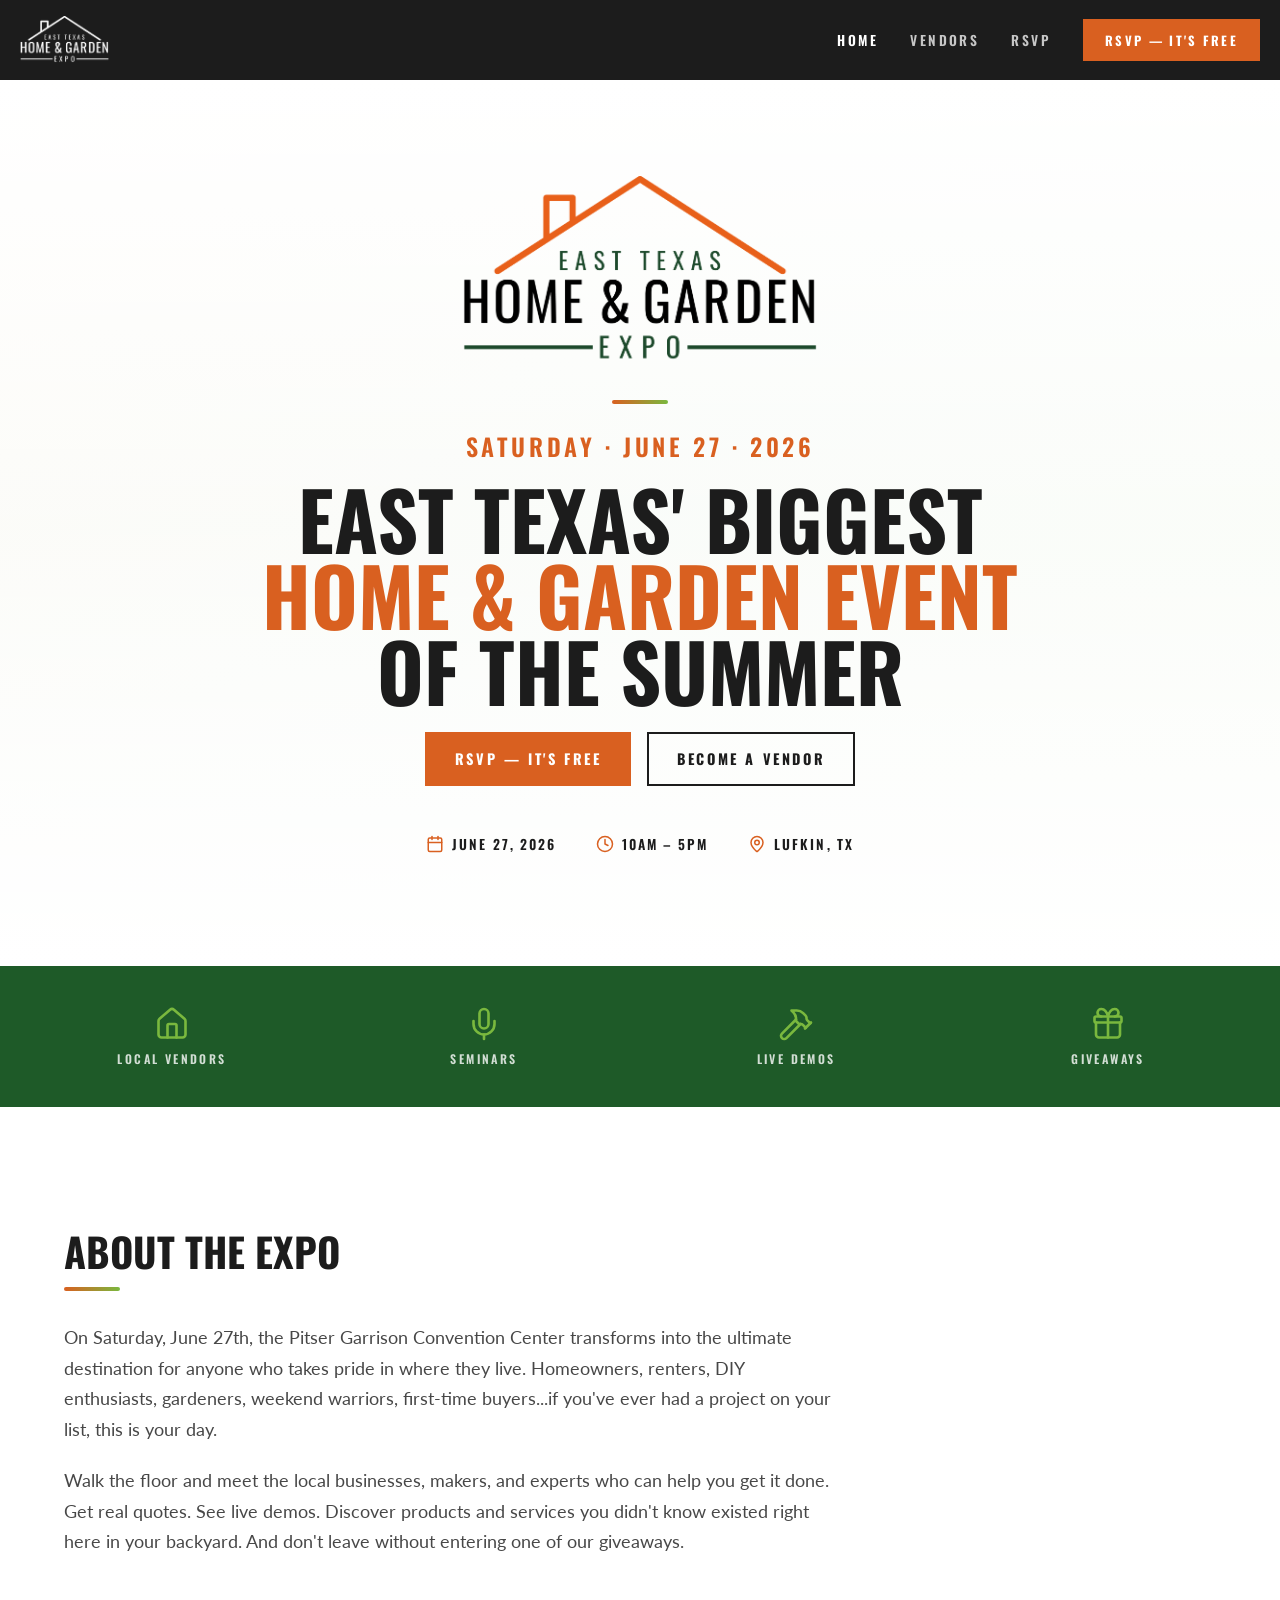
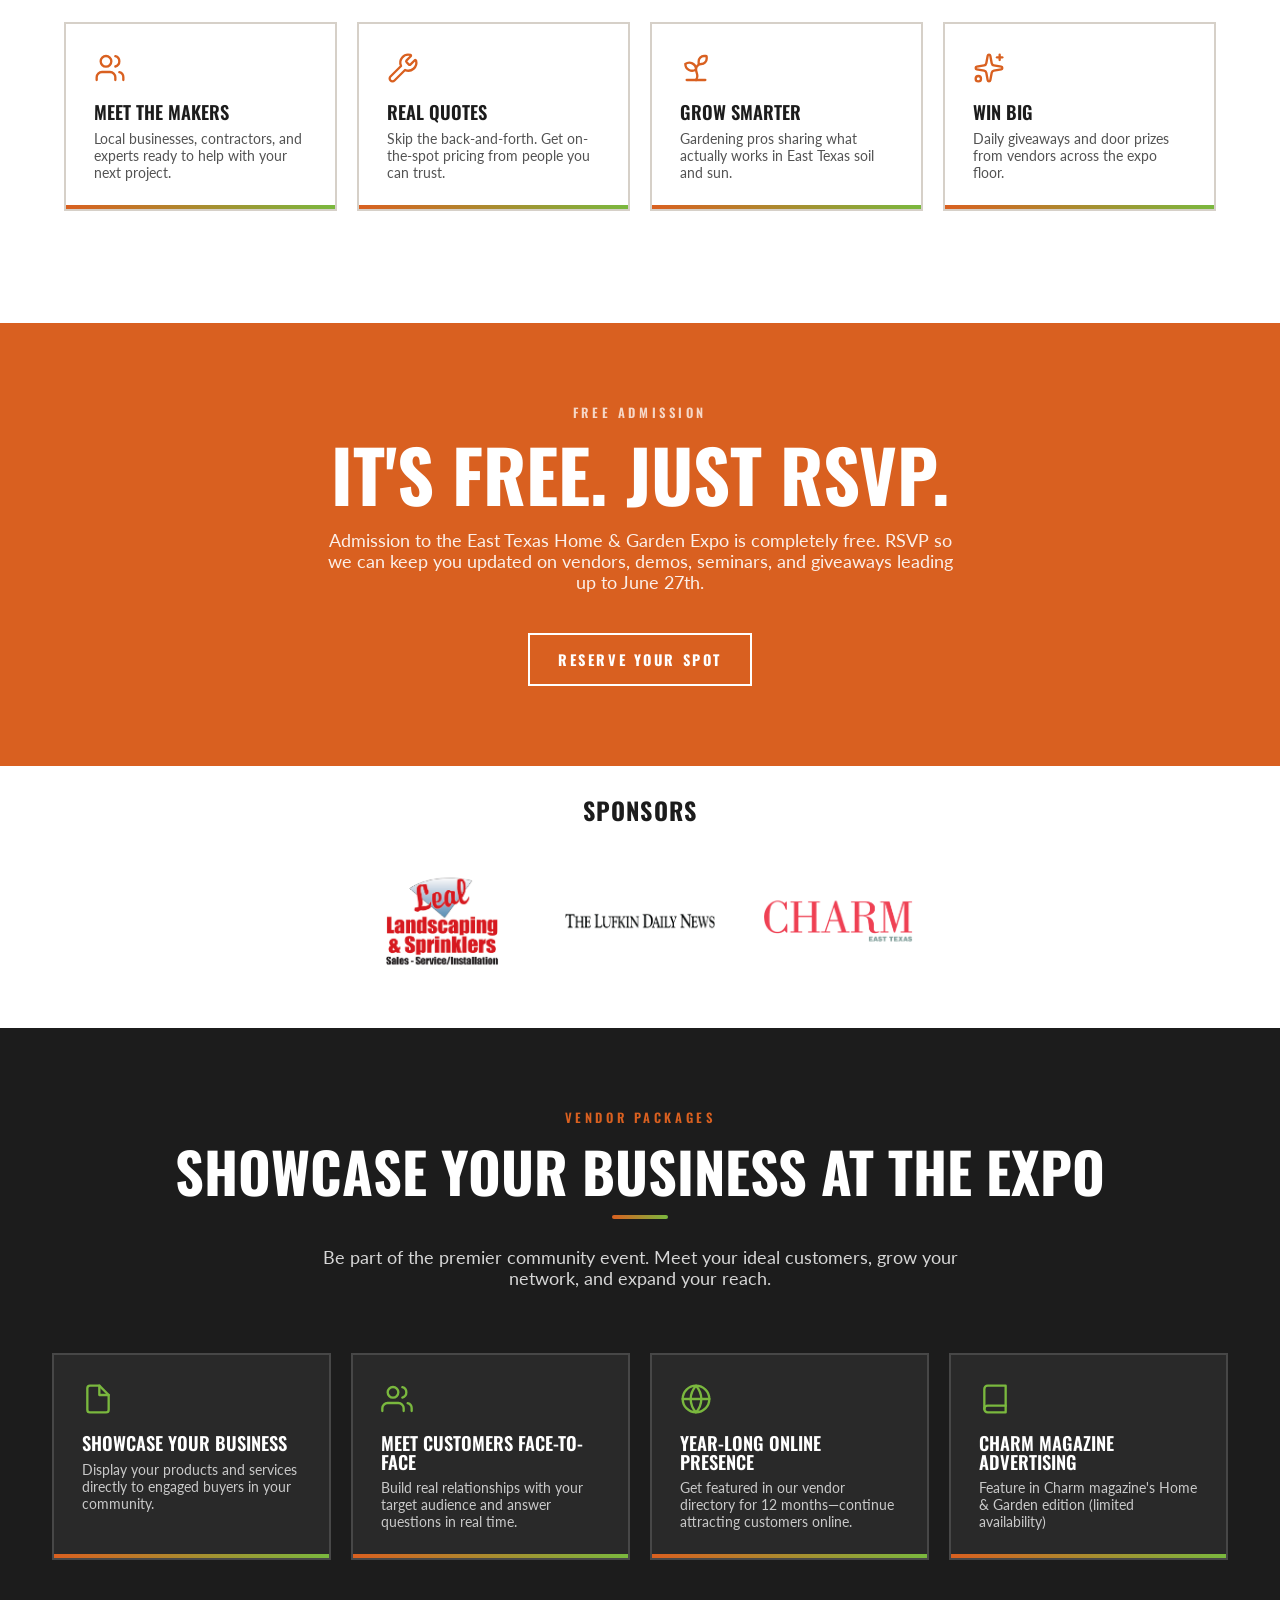
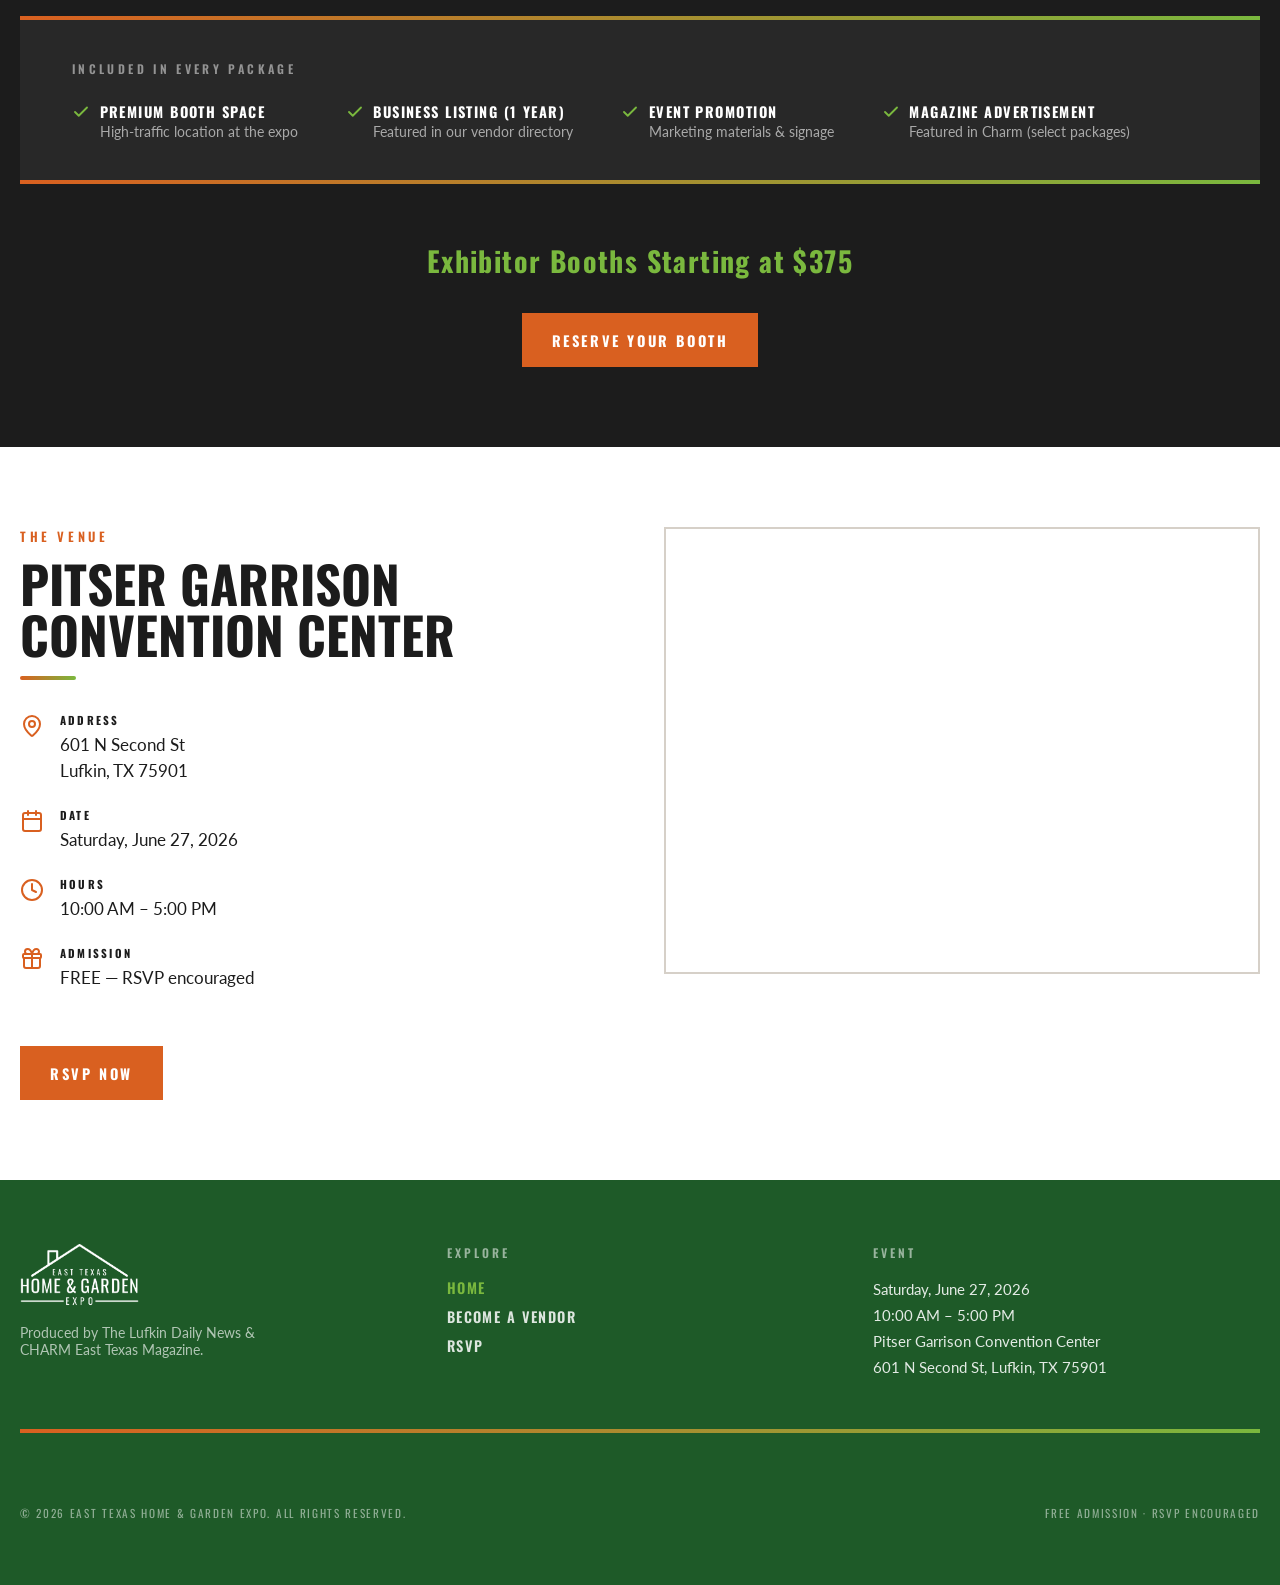
<file: index.html>
<!DOCTYPE html>
<html lang="en">
<head>
  <meta charset="utf-8"/>
  <meta name="viewport" content="width=device-width, initial-scale=1"/>
  <title>East Texas Home &amp; Garden Expo — June 27, 2026 · Lufkin, TX</title>
  <meta name="description" content="East Texas' biggest home event of the summer. 50+ local vendors, live demos, seminars, and giveaways. Free admission — RSVP today."/>
  <meta property="og:type" content="website"/>
  <meta property="og:title" content="East Texas Home &amp; Garden Expo"/>
  <meta property="og:description" content="Saturday, June 27, 2026 · Pitser Garrison Convention Center, Lufkin, TX. Free admission — RSVP today."/>
  <meta name="twitter:card" content="summary_large_image"/>
  <link rel="stylesheet" href="assets/styles.css"/>
</head>
<body>

<!-- ══ HEADER ══ -->
<header class="site-header">
  <div class="header-inner">
    <a href="index.html" class="header-logo" aria-label="East Texas Home &amp; Garden Expo — Home">
      <img src="assets/logo-white.png" alt="East Texas Home &amp; Garden Expo"/>
    </a>
    <nav class="desktop-nav" aria-label="Main navigation">
      <a href="index.html" class="nav-link" aria-current="page">Home</a>
      <a href="vendors.html" class="nav-link">Vendors</a>
      <a href="rsvp.html" class="nav-link">RSVP</a>
      <a href="rsvp.html" class="btn-primary" style="padding:.6rem 1.25rem;font-size:.8rem;">RSVP — It's Free</a>
    </nav>
    <button class="menu-btn" aria-label="Open menu" aria-expanded="false" aria-controls="mobile-nav" onclick="toggleMenu(this)">
      <svg xmlns="https://www.w3.org/2000/svg" width="28" height="28" viewBox="0 0 24 24" fill="none" stroke="currentColor" stroke-width="2" stroke-linecap="round" stroke-linejoin="round" aria-hidden="true"><path d="M4 5h16"/><path d="M4 12h16"/><path d="M4 19h16"/></svg>
    </button>
  </div>
  <nav id="mobile-nav" class="mobile-nav" aria-label="Mobile navigation">
    <a href="index.html" aria-current="page">Home</a>
    <a href="vendors.html">Vendors</a>
    <a href="rsvp.html">RSVP</a>
    <a href="rsvp.html" style="color:#fff;background-color:var(--brand-orange);">RSVP — It's Free</a>
  </nav>
</header>

<!-- ══ HERO ══ -->
<section class="hero-section" aria-labelledby="hero-heading">
  <div class="hero-bg" aria-hidden="true"></div>
  <div class="hero-overlay" aria-hidden="true"></div>
  <div class="hero-inner">
    <img src="assets/logo.png" alt="East Texas Home &amp; Garden Expo" class="hero-logo"/>
    <div class="gradient-bar" style="margin:0 auto 1.5rem;" aria-hidden="true"></div>
    <p class="hero-date">Saturday · June 27 · 2026</p>
    <h1 id="hero-heading" class="hero-headline">
      East Texas' Biggest<br/><span class="accent">Home &amp; Garden Event</span><br/>Of The Summer
    </h1>
    <div class="hero-ctas">
      <a href="rsvp.html" class="btn-primary">RSVP — It's Free</a>
      <a href="vendors.html" class="btn-secondary">Become A Vendor</a>
    </div>
    <div class="hero-meta" aria-label="Event details">
      <div class="hero-meta-item">
        <svg xmlns="https://www.w3.org/2000/svg" width="18" height="18" viewBox="0 0 24 24" fill="none" stroke="currentColor" stroke-width="2" stroke-linecap="round" stroke-linejoin="round" aria-hidden="true"><path d="M8 2v4"/><path d="M16 2v4"/><rect width="18" height="18" x="3" y="4" rx="2"/><path d="M3 10h18"/></svg>
        June 27, 2026
      </div>
      <div class="hero-meta-item">
        <svg xmlns="https://www.w3.org/2000/svg" width="18" height="18" viewBox="0 0 24 24" fill="none" stroke="currentColor" stroke-width="2" stroke-linecap="round" stroke-linejoin="round" aria-hidden="true"><circle cx="12" cy="12" r="10"/><path d="M12 6v6l4 2"/></svg>
        10AM – 5PM
      </div>
      <div class="hero-meta-item">
        <svg xmlns="https://www.w3.org/2000/svg" width="18" height="18" viewBox="0 0 24 24" fill="none" stroke="currentColor" stroke-width="2" stroke-linecap="round" stroke-linejoin="round" aria-hidden="true"><path d="M20 10c0 4.993-5.539 10.193-7.399 11.799a1 1 0 0 1-1.202 0C9.539 20.193 4 14.993 4 10a8 8 0 0 1 16 0"/><circle cx="12" cy="10" r="3"/></svg>
        Lufkin, TX
      </div>
    </div>
  </div>
</section>

<!-- ══ STATS BAR ══ -->
<section class="stats-bar" aria-label="Event highlights">
  <div class="stats-grid">
    <div class="stat-item">
      <svg xmlns="https://www.w3.org/2000/svg" width="36" height="36" viewBox="0 0 24 24" fill="none" stroke="currentColor" stroke-width="1.75" stroke-linecap="round" stroke-linejoin="round" aria-hidden="true" style="color:var(--brand-lime)"><path d="M15 21v-8a1 1 0 0 0-1-1h-4a1 1 0 0 0-1 1v8"/><path d="M3 10a2 2 0 0 1 .709-1.528l7-6a2 2 0 0 1 2.582 0l7 6A2 2 0 0 1 21 10v9a2 2 0 0 1-2 2H5a2 2 0 0 1-2-2z"/></svg>
      <div class="stat-label">Local Vendors</div>
    </div>
    <div class="stat-item">
      <svg xmlns="https://www.w3.org/2000/svg" width="36" height="36" viewBox="0 0 24 24" fill="none" stroke="currentColor" stroke-width="1.75" stroke-linecap="round" stroke-linejoin="round" aria-hidden="true" style="color:var(--brand-lime)"><path d="M12 19v3"/><path d="M19 10v2a7 7 0 0 1-14 0v-2"/><rect x="9" y="2" width="6" height="13" rx="3"/></svg>
      <div class="stat-label">Seminars</div>
    </div>
    <div class="stat-item">
      <svg xmlns="https://www.w3.org/2000/svg" width="36" height="36" viewBox="0 0 24 24" fill="none" stroke="currentColor" stroke-width="1.75" stroke-linecap="round" stroke-linejoin="round" aria-hidden="true" style="color:var(--brand-lime)"><path d="m15 12-9.373 9.373a1 1 0 0 1-3.001-3L12 9"/><path d="m18 15 4-4"/><path d="m21.5 11.5-1.914-1.914A2 2 0 0 1 19 8.172v-.344a2 2 0 0 0-.586-1.414l-1.657-1.657A6 6 0 0 0 12.516 3H9l1.243 1.243A6 6 0 0 1 12 8.485V10l2 2h1.172a2 2 0 0 1 1.414.586L18.5 14.5"/></svg>
      <div class="stat-label">Live Demos</div>
    </div>
    <div class="stat-item">
      <svg xmlns="https://www.w3.org/2000/svg" width="36" height="36" viewBox="0 0 24 24" fill="none" stroke="currentColor" stroke-width="1.75" stroke-linecap="round" stroke-linejoin="round" aria-hidden="true" style="color:var(--brand-lime)"><path d="M12 7v14"/><path d="M20 11v8a2 2 0 0 1-2 2H6a2 2 0 0 1-2-2v-8"/><path d="M7.5 7a1 1 0 0 1 0-5A4.8 8 0 0 1 12 7a4.8 8 0 0 1 4.5-5 1 1 0 0 1 0 5"/><rect x="3" y="7" width="18" height="4" rx="1"/></svg>
      <div class="stat-label">Giveaways</div>
    </div>
  </div>
</section>

<!-- ══ ABOUT ══ -->
<section class="about-section" aria-labelledby="about-heading">
  <div class="about-inner">
    <div class="about-text">
      <h2 id="about-heading" style="margin-top:.75rem;margin-bottom:1rem;font-size:clamp(1.75rem,4vw,2.5rem);">About The Expo</h2>
      <div class="gradient-bar" style="margin-bottom:2rem;" aria-hidden="true"></div>
      <div class="about-body">
        <p>On Saturday, June 27th, the Pitser Garrison Convention Center transforms into the ultimate destination for anyone who takes pride in where they live. Homeowners, renters, DIY enthusiasts, gardeners, weekend warriors, first-time buyers...if you've ever had a project on your list, this is your day.</p>
        <p>Walk the floor and meet the local businesses, makers, and experts who can help you get it done. Get real quotes. See live demos. Discover products and services you didn't know existed right here in your backyard. And don't leave without entering one of our giveaways.</p>
      </div>
    </div>

    <div class="feature-grid">
      <div class="feature-card">
        <svg xmlns="https://www.w3.org/2000/svg" width="32" height="32" viewBox="0 0 24 24" fill="none" stroke="currentColor" stroke-width="1.75" stroke-linecap="round" stroke-linejoin="round" aria-hidden="true" style="color:var(--brand-orange)"><path d="M16 21v-2a4 4 0 0 0-4-4H6a4 4 0 0 0-4 4v2"/><path d="M16 3.128a4 4 0 0 1 0 7.744"/><path d="M22 21v-2a4 4 0 0 0-3-3.87"/><circle cx="9" cy="7" r="4"/></svg>
        <h3>Meet The Makers</h3>
        <p>Local businesses, contractors, and experts ready to help with your next project.</p>
        <div class="gradient-bar-full" aria-hidden="true"></div>
      </div>
      <div class="feature-card">
        <svg xmlns="https://www.w3.org/2000/svg" width="32" height="32" viewBox="0 0 24 24" fill="none" stroke="currentColor" stroke-width="1.75" stroke-linecap="round" stroke-linejoin="round" aria-hidden="true" style="color:var(--brand-orange)"><path d="M14.7 6.3a1 1 0 0 0 0 1.4l1.6 1.6a1 1 0 0 0 1.4 0l3.106-3.105c.32-.322.863-.22.983.218a6 6 0 0 1-8.259 7.057l-7.91 7.91a1 1 0 0 1-2.999-3l7.91-7.91a6 6 0 0 1 7.057-8.259c.438.12.54.662.219.984z"/></svg>
        <h3>Real Quotes</h3>
        <p>Skip the back-and-forth. Get on-the-spot pricing from people you can trust.</p>
        <div class="gradient-bar-full" aria-hidden="true"></div>
      </div>
      <div class="feature-card">
        <svg xmlns="https://www.w3.org/2000/svg" width="32" height="32" viewBox="0 0 24 24" fill="none" stroke="currentColor" stroke-width="1.75" stroke-linecap="round" stroke-linejoin="round" aria-hidden="true" style="color:var(--brand-orange)"><path d="M14 9.536V7a4 4 0 0 1 4-4h1.5a.5.5 0 0 1 .5.5V5a4 4 0 0 1-4 4 4 4 0 0 0-4 4c0 2 1 3 1 5a5 5 0 0 1-1 3"/><path d="M4 9a5 5 0 0 1 8 4 5 5 0 0 1-8-4"/><path d="M5 21h14"/></svg>
        <h3>Grow Smarter</h3>
        <p>Gardening pros sharing what actually works in East Texas soil and sun.</p>
        <div class="gradient-bar-full" aria-hidden="true"></div>
      </div>
      <div class="feature-card">
        <svg xmlns="https://www.w3.org/2000/svg" width="32" height="32" viewBox="0 0 24 24" fill="none" stroke="currentColor" stroke-width="1.75" stroke-linecap="round" stroke-linejoin="round" aria-hidden="true" style="color:var(--brand-orange)"><path d="M11.017 2.814a1 1 0 0 1 1.966 0l1.051 5.558a2 2 0 0 0 1.594 1.594l5.558 1.051a1 1 0 0 1 0 1.966l-5.558 1.051a2 2 0 0 0-1.594 1.594l-1.051 5.558a1 1 0 0 1-1.966 0l-1.051-5.558a2 2 0 0 0-1.594-1.594l-5.558-1.051a1 1 0 0 1 0-1.966l5.558-1.051a2 2 0 0 0 1.594-1.594z"/><path d="M20 2v4"/><path d="M22 4h-4"/><circle cx="4" cy="20" r="2"/></svg>
        <h3>Win Big</h3>
        <p>Daily giveaways and door prizes from vendors across the expo floor.</p>
        <div class="gradient-bar-full" aria-hidden="true"></div>
      </div>
    </div>
  </div>
</section>

<!-- ══ FREE ADMISSION CTA ══ -->
<section class="cta-band" aria-labelledby="cta-heading">
  <span class="eyebrow">Free Admission</span>
  <h2 id="cta-heading">It's Free. Just RSVP.</h2>
  <p>Admission to the East Texas Home &amp; Garden Expo is completely free. RSVP so we can keep you updated on vendors, demos, seminars, and giveaways leading up to June 27th.</p>
  <a href="rsvp.html" class="btn-secondary-light">Reserve Your Spot</a>
</section>

<!-- ══ SPONSORS ══ -->
<section class="sponsors-section" style="background:#fff;padding:2rem 1.25rem;text-align:center;">
  <div class="container">
    <h2 style="font-family:var(--font-condensed);font-size:clamp(1.1rem,2vw,1.5rem);font-weight:700;text-transform:uppercase;color:var(--brand-ink);margin:0 0 1.5rem;letter-spacing:0.05em;">Sponsors</h2>
    <div style="display:flex;justify-content:center;align-items:center;gap:3rem;flex-wrap:wrap;">
      <a href="https://leallandscapingandsprinklers.com/" target="_blank" rel="noopener noreferrer" style="display:inline-block;">
        <img src="assets/sponsor-leal.png" alt="Leal Landscaping &amp; Sprinklers" style="width:150px;height:150px;object-fit:contain;"/>
      </a>
      <a href="https://lufkindailynews.com/" target="_blank" rel="noopener noreferrer" style="display:inline-block;">
        <img src="assets/sponsor-lufkin-daily-news.png" alt="The Lufkin Daily News" style="width:150px;height:150px;object-fit:contain;"/>
      </a>
      <a href="https://lufkindailynews.com/charm/" target="_blank" rel="noopener noreferrer" style="display:inline-block;">
        <img src="assets/sponsor-charm.png" alt="CHARM East Texas Magazine" style="width:150px;height:150px;object-fit:contain;"/>
      </a>
    </div>
  </div>
</section>

<!-- ══ VENDOR PACKAGES ══ -->
<section class="vendor-section" aria-labelledby="vendor-heading">
  <div class="container" style="text-align:center;">
    <span class="eyebrow">Vendor Packages</span>
    <h2 id="vendor-heading" style="margin-top:.75rem;margin-bottom:1rem;">Showcase Your Business at the Expo</h2>
    <div class="gradient-bar" style="margin:0 auto 1.75rem;" aria-hidden="true"></div>
    <p style="font-family:var(--font-body);font-size:1.1rem;color:rgba(255,255,255,0.82);max-width:640px;margin:0 auto 3.5rem;">Be part of the premier community event. Meet your ideal customers, grow your network, and expand your reach.</p>
  </div>

  <!-- Benefit cards — same pattern as About section, inverted for dark bg -->
  <div class="container">
    <div class="feature-grid">
      <div class="feature-card" style="background:rgba(255,255,255,0.06);border-color:rgba(255,255,255,0.14);color:#fff;">
        <svg xmlns="https://www.w3.org/2000/svg" width="32" height="32" viewBox="0 0 24 24" fill="none" stroke="currentColor" stroke-width="1.75" stroke-linecap="round" stroke-linejoin="round" aria-hidden="true" style="color:var(--brand-lime)"><path d="M13 2H6a2 2 0 0 0-2 2v16a2 2 0 0 0 2 2h12a2 2 0 0 0 2-2V9z"/><polyline points="13 2 13 9 20 9"/></svg>
        <h3 style="color:#fff;">Showcase Your Business</h3>
        <p style="color:rgba(255,255,255,0.75);">Display your products and services directly to engaged buyers in your community.</p>
        <div class="gradient-bar-full" aria-hidden="true"></div>
      </div>
      <div class="feature-card" style="background:rgba(255,255,255,0.06);border-color:rgba(255,255,255,0.14);color:#fff;">
        <svg xmlns="https://www.w3.org/2000/svg" width="32" height="32" viewBox="0 0 24 24" fill="none" stroke="currentColor" stroke-width="1.75" stroke-linecap="round" stroke-linejoin="round" aria-hidden="true" style="color:var(--brand-lime)"><path d="M17 21v-2a4 4 0 0 0-4-4H5a4 4 0 0 0-4 4v2"/><circle cx="9" cy="7" r="4"/><path d="M23 21v-2a4 4 0 0 0-3-3.87"/><path d="M16 3.13a4 4 0 0 1 0 7.75"/></svg>
        <h3 style="color:#fff;">Meet Customers Face-to-Face</h3>
        <p style="color:rgba(255,255,255,0.75);">Build real relationships with your target audience and answer questions in real time.</p>
        <div class="gradient-bar-full" aria-hidden="true"></div>
      </div>
      <div class="feature-card" style="background:rgba(255,255,255,0.06);border-color:rgba(255,255,255,0.14);color:#fff;">
        <svg xmlns="https://www.w3.org/2000/svg" width="32" height="32" viewBox="0 0 24 24" fill="none" stroke="currentColor" stroke-width="1.75" stroke-linecap="round" stroke-linejoin="round" aria-hidden="true" style="color:var(--brand-lime)"><circle cx="12" cy="12" r="10"/><path d="M2 12h20"/><path d="M12 2a15.3 15.3 0 0 1 4 10 15.3 15.3 0 0 1-4 10 15.3 15.3 0 0 1-4-10 15.3 15.3 0 0 1 4-10z"/></svg>
        <h3 style="color:#fff;">Year-Long Online Presence</h3>
        <p style="color:rgba(255,255,255,0.75);">Get featured in our vendor directory for 12 months—continue attracting customers online.</p>
        <div class="gradient-bar-full" aria-hidden="true"></div>
      </div>
      <div class="feature-card" style="background:rgba(255,255,255,0.06);border-color:rgba(255,255,255,0.14);color:#fff;">
        <svg xmlns="https://www.w3.org/2000/svg" width="32" height="32" viewBox="0 0 24 24" fill="none" stroke="currentColor" stroke-width="1.75" stroke-linecap="round" stroke-linejoin="round" aria-hidden="true" style="color:var(--brand-lime)"><path d="M4 19.5A2.5 2.5 0 0 1 6.5 17H20"/><path d="M6.5 2H20v20H6.5A2.5 2.5 0 0 1 4 19.5v-15A2.5 2.5 0 0 1 6.5 2z"/></svg>
        <h3 style="color:#fff;">Charm Magazine Advertising</h3>
        <p style="color:rgba(255,255,255,0.75);">Feature in Charm magazine's Home &amp; Garden edition (limited availability)</p>
        <div class="gradient-bar-full" aria-hidden="true"></div>
      </div>
    </div>
  </div>

  <!-- Included strip -->
  <div class="gradient-bar-full" style="margin:3.5rem 0 0;" aria-hidden="true"></div>
  <div style="background:rgba(255,255,255,0.05);padding:2.5rem 1.25rem;">
    <div class="container">
      <p style="font-family:var(--font-condensed);font-size:0.75rem;font-weight:600;text-transform:uppercase;letter-spacing:0.28em;color:rgba(255,255,255,0.5);margin:0 0 1.5rem;">Included in Every Package</p>
      <div style="display:flex;flex-wrap:wrap;gap:1.25rem 3rem;align-items:flex-start;">
        <div style="display:flex;align-items:flex-start;gap:0.6rem;">
          <svg xmlns="https://www.w3.org/2000/svg" width="18" height="18" viewBox="0 0 24 24" fill="none" stroke="currentColor" stroke-width="2.5" stroke-linecap="round" stroke-linejoin="round" aria-hidden="true" style="color:var(--brand-lime);margin-top:2px;flex-shrink:0;"><path d="M20 6 9 17l-5-5"/></svg>
          <div>
            <div style="font-family:var(--font-condensed);font-size:0.9rem;font-weight:700;text-transform:uppercase;letter-spacing:0.1em;color:#fff;">Premium Booth Space</div>
            <div style="font-family:var(--font-body);font-size:0.85rem;color:rgba(255,255,255,0.6);margin-top:2px;">High-traffic location at the expo</div>
          </div>
        </div>
        <div style="display:flex;align-items:flex-start;gap:0.6rem;">
          <svg xmlns="https://www.w3.org/2000/svg" width="18" height="18" viewBox="0 0 24 24" fill="none" stroke="currentColor" stroke-width="2.5" stroke-linecap="round" stroke-linejoin="round" aria-hidden="true" style="color:var(--brand-lime);margin-top:2px;flex-shrink:0;"><path d="M20 6 9 17l-5-5"/></svg>
          <div>
            <div style="font-family:var(--font-condensed);font-size:0.9rem;font-weight:700;text-transform:uppercase;letter-spacing:0.1em;color:#fff;">Business Listing (1 Year)</div>
            <div style="font-family:var(--font-body);font-size:0.85rem;color:rgba(255,255,255,0.6);margin-top:2px;">Featured in our vendor directory</div>
          </div>
        </div>
        <div style="display:flex;align-items:flex-start;gap:0.6rem;">
          <svg xmlns="https://www.w3.org/2000/svg" width="18" height="18" viewBox="0 0 24 24" fill="none" stroke="currentColor" stroke-width="2.5" stroke-linecap="round" stroke-linejoin="round" aria-hidden="true" style="color:var(--brand-lime);margin-top:2px;flex-shrink:0;"><path d="M20 6 9 17l-5-5"/></svg>
          <div>
            <div style="font-family:var(--font-condensed);font-size:0.9rem;font-weight:700;text-transform:uppercase;letter-spacing:0.1em;color:#fff;">Event Promotion</div>
            <div style="font-family:var(--font-body);font-size:0.85rem;color:rgba(255,255,255,0.6);margin-top:2px;">Marketing materials &amp; signage</div>
          </div>
        </div>
        <div style="display:flex;align-items:flex-start;gap:0.6rem;">
          <svg xmlns="https://www.w3.org/2000/svg" width="18" height="18" viewBox="0 0 24 24" fill="none" stroke="currentColor" stroke-width="2.5" stroke-linecap="round" stroke-linejoin="round" aria-hidden="true" style="color:var(--brand-lime);margin-top:2px;flex-shrink:0;"><path d="M20 6 9 17l-5-5"/></svg>
          <div>
            <div style="font-family:var(--font-condensed);font-size:0.9rem;font-weight:700;text-transform:uppercase;letter-spacing:0.1em;color:#fff;">Magazine Advertisement</div>
            <div style="font-family:var(--font-body);font-size:0.85rem;color:rgba(255,255,255,0.6);margin-top:2px;">Featured in Charm (select packages)</div>
          </div>
        </div>
      </div>
    </div>
  </div>
  <div class="gradient-bar-full" aria-hidden="true"></div>

  <!-- CTA -->
  <div class="container" style="text-align:center;padding-top:3.5rem;">
    <p style="font-family:var(--font-condensed);font-size:clamp(1.25rem,2.5vw,1.75rem);font-weight:700;color:var(--brand-lime);margin:0 0 2rem;letter-spacing:0.05em;">Exhibitor Booths Starting at $375</p>
    <a href="vendors.html" class="btn-primary">Reserve Your Booth</a>
  </div>
</section>

<!-- ══ VENUE ══ -->
<section class="venue-section" aria-labelledby="venue-heading">
  <div class="venue-grid">
    <div class="venue-details">
      <span class="eyebrow">The Venue</span>
      <h2 id="venue-heading" style="margin-top:.75rem;margin-bottom:1rem;">Pitser Garrison Convention Center</h2>
      <div class="gradient-bar" style="margin-bottom:2rem;" aria-hidden="true"></div>

      <div class="venue-detail-row">
        <svg xmlns="https://www.w3.org/2000/svg" width="24" height="24" viewBox="0 0 24 24" fill="none" stroke="currentColor" stroke-width="2" stroke-linecap="round" stroke-linejoin="round" aria-hidden="true"><path d="M20 10c0 4.993-5.539 10.193-7.399 11.799a1 1 0 0 1-1.202 0C9.539 20.193 4 14.993 4 10a8 8 0 0 1 16 0"/><circle cx="12" cy="10" r="3"/></svg>
        <div>
          <div class="detail-label">Address</div>
          <div class="detail-value">601 N Second St<br/>Lufkin, TX 75901</div>
        </div>
      </div>
      <div class="venue-detail-row">
        <svg xmlns="https://www.w3.org/2000/svg" width="24" height="24" viewBox="0 0 24 24" fill="none" stroke="currentColor" stroke-width="2" stroke-linecap="round" stroke-linejoin="round" aria-hidden="true"><path d="M8 2v4"/><path d="M16 2v4"/><rect width="18" height="18" x="3" y="4" rx="2"/><path d="M3 10h18"/></svg>
        <div>
          <div class="detail-label">Date</div>
          <div class="detail-value">Saturday, June 27, 2026</div>
        </div>
      </div>
      <div class="venue-detail-row">
        <svg xmlns="https://www.w3.org/2000/svg" width="24" height="24" viewBox="0 0 24 24" fill="none" stroke="currentColor" stroke-width="2" stroke-linecap="round" stroke-linejoin="round" aria-hidden="true"><circle cx="12" cy="12" r="10"/><path d="M12 6v6l4 2"/></svg>
        <div>
          <div class="detail-label">Hours</div>
          <div class="detail-value">10:00 AM – 5:00 PM</div>
        </div>
      </div>
      <div class="venue-detail-row">
        <svg xmlns="https://www.w3.org/2000/svg" width="24" height="24" viewBox="0 0 24 24" fill="none" stroke="currentColor" stroke-width="2" stroke-linecap="round" stroke-linejoin="round" aria-hidden="true"><path d="M12 7v14"/><path d="M20 11v8a2 2 0 0 1-2 2H6a2 2 0 0 1-2-2v-8"/><path d="M7.5 7a1 1 0 0 1 0-5A4.8 8 0 0 1 12 7a4.8 8 0 0 1 4.5-5 1 1 0 0 1 0 5"/><rect x="3" y="7" width="18" height="4" rx="1"/></svg>
        <div>
          <div class="detail-label">Admission</div>
          <div class="detail-value">FREE — RSVP encouraged</div>
        </div>
      </div>
      <a href="rsvp.html" class="btn-primary" style="margin-top:2rem;display:inline-block;">RSVP Now</a>
    </div>

    <div class="map-frame">
      <iframe
        title="Pitser Garrison Convention Center"
        src="https://www.google.com/maps?q=Pitser+Garrison+Convention+Center,+601+N+Second+St,+Lufkin,+TX+75901&output=embed"
        loading="lazy"
        referrerpolicy="no-referrer-when-downgrade">
      </iframe>
    </div>
  </div>
</section>

<!-- ══ FOOTER ══ -->
<footer class="site-footer">
  <div class="footer-inner">
    <div class="footer-grid">
      <div>
        <img src="assets/logo-white.png" alt="East Texas Home &amp; Garden Expo" class="footer-logo"/>
        <p class="footer-tagline">Produced by The Lufkin Daily News &amp; CHARM East Texas Magazine.</p>
      </div>
      <div>
        <div class="footer-col-label">Explore</div>
        <ul class="footer-nav">
          <li><a href="index.html" aria-current="page">Home</a></li>
          <li><a href="vendors.html">Become a Vendor</a></li>
          <li><a href="rsvp.html">RSVP</a></li>
        </ul>
      </div>
      <div>
        <div class="footer-col-label">Event</div>
        <p class="footer-event">Saturday, June 27, 2026<br/>10:00 AM – 5:00 PM<br/>Pitser Garrison Convention Center<br/>601 N Second St, Lufkin, TX 75901</p>
      </div>
    </div>
    <div class="gradient-bar-full" style="margin-top:3rem;margin-bottom:1.5rem;" aria-hidden="true"></div>
    <div class="footer-bottom">
      <div>© 2026 East Texas Home &amp; Garden Expo. All rights reserved.</div>
      <div>Free admission · RSVP encouraged</div>
    </div>
  </div>
</footer>

<script>
  function toggleMenu(btn) {
    var nav = document.getElementById('mobile-nav');
    var open = nav.classList.toggle('open');
    btn.setAttribute('aria-expanded', open);
  }
</script>
</body>
</html>
</file>
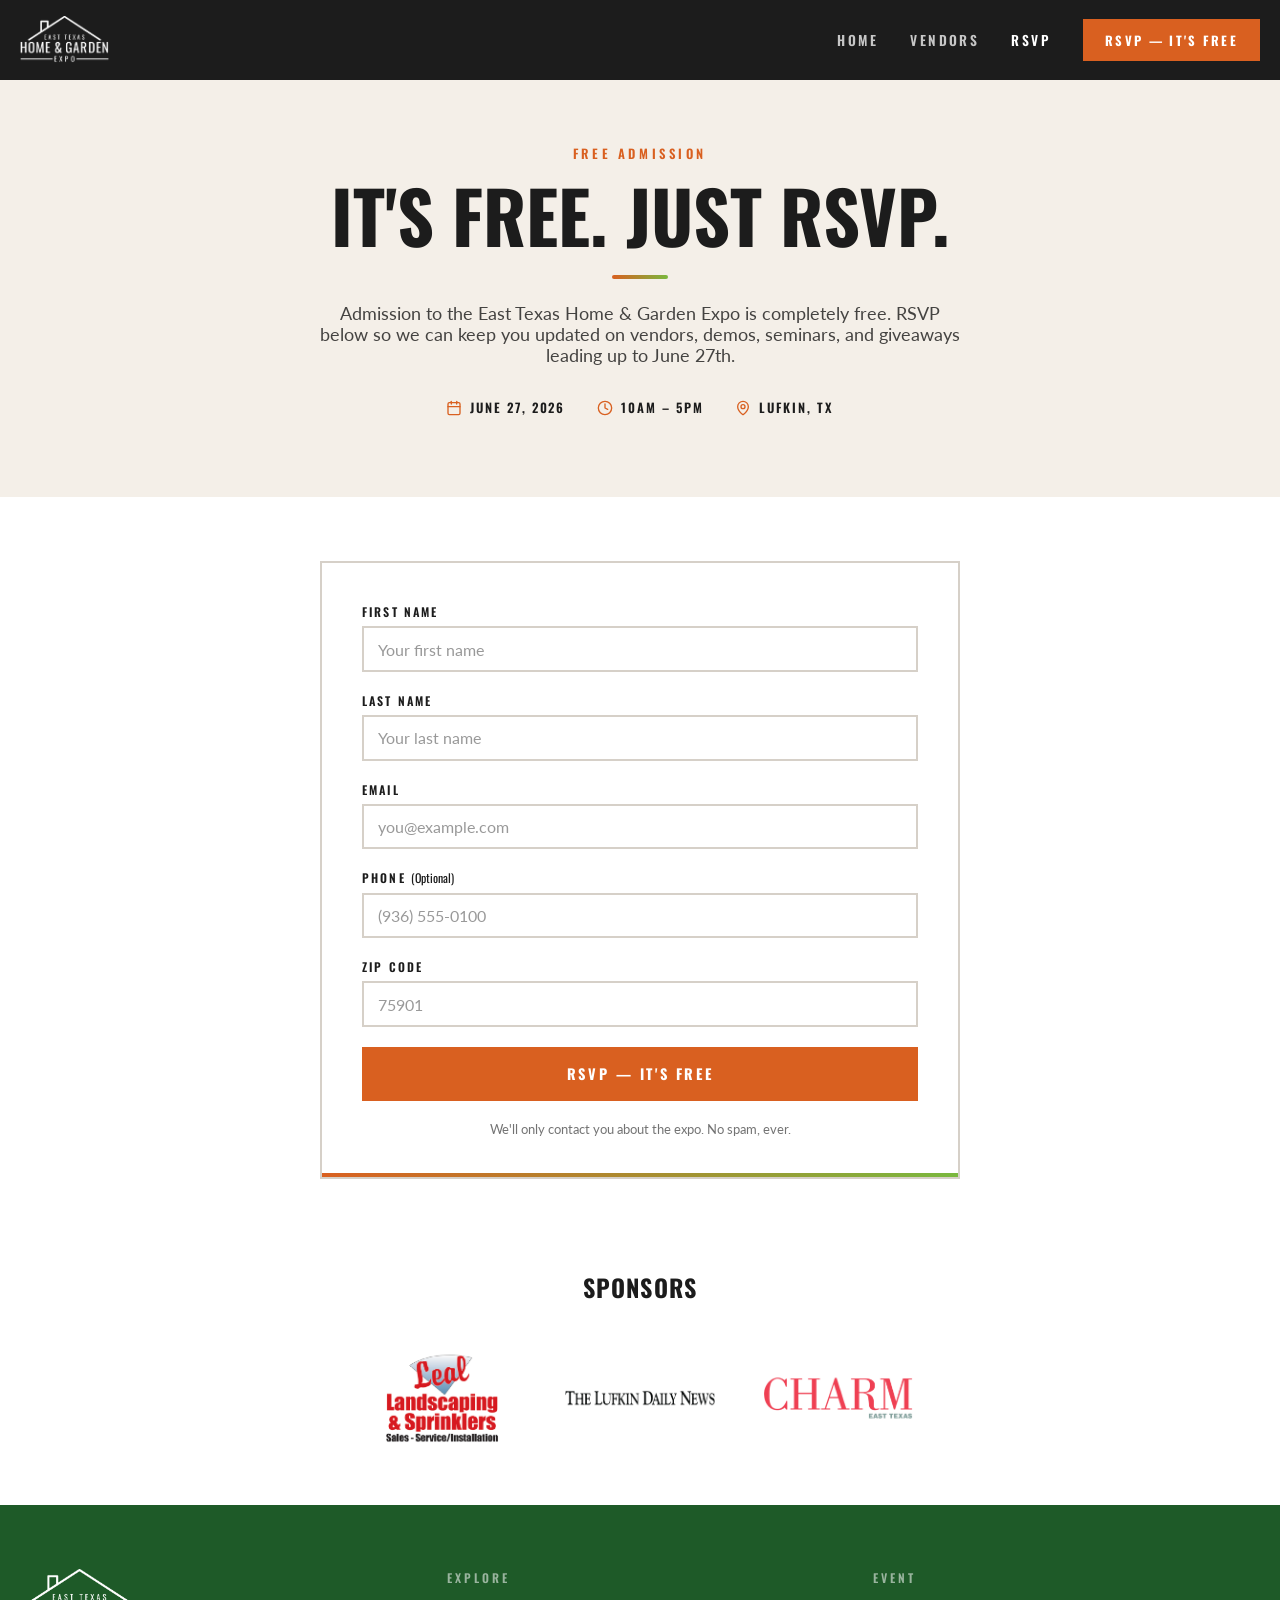
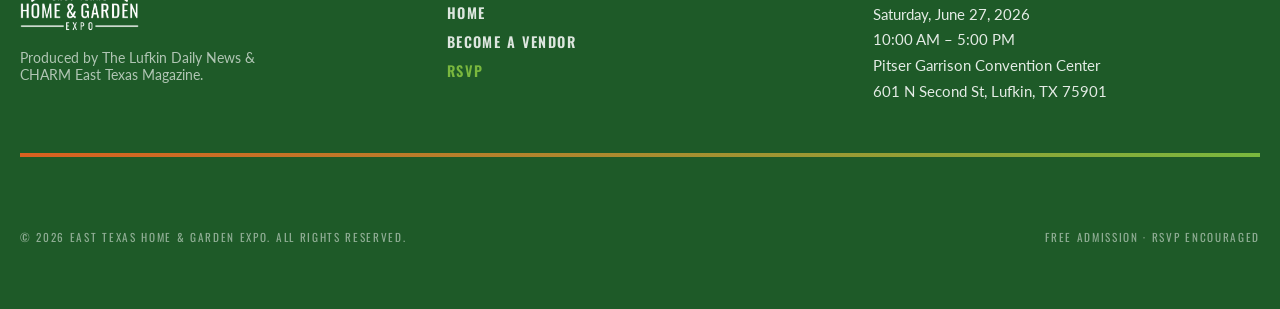
<file: rsvp.html>
<!DOCTYPE html>
<html lang="en">
<head>
  <meta charset="utf-8"/>
  <meta name="viewport" content="width=device-width, initial-scale=1"/>
  <title>RSVP — East Texas Home &amp; Garden Expo</title>
  <meta name="description" content="Reserve your free spot at the East Texas Home &amp; Garden Expo, June 27, 2026 in Lufkin, TX."/>
  <meta property="og:type" content="website"/>
  <meta property="og:title" content="RSVP — East Texas Home &amp; Garden Expo"/>
  <meta property="og:description" content="Free admission. RSVP to get updates on vendors, demos, seminars, and giveaways."/>
  <meta name="twitter:card" content="summary_large_image"/>
  <link rel="stylesheet" href="assets/styles.css"/>
</head>
<body>

<!-- ══ HEADER ══ -->
<header class="site-header">
  <div class="header-inner">
    <a href="index.html" class="header-logo" aria-label="East Texas Home &amp; Garden Expo — Home">
      <img src="assets/logo-white.png" alt="East Texas Home &amp; Garden Expo"/>
    </a>
    <nav class="desktop-nav" aria-label="Main navigation">
      <a href="index.html" class="nav-link">Home</a>
      <a href="vendors.html" class="nav-link">Vendors</a>
      <a href="rsvp.html" class="nav-link" aria-current="page">RSVP</a>
      <a href="rsvp.html" class="btn-primary" style="padding:.6rem 1.25rem;font-size:.8rem;" aria-current="page">RSVP — It's Free</a>
    </nav>
    <button class="menu-btn" aria-label="Open menu" aria-expanded="false" aria-controls="mobile-nav" onclick="toggleMenu(this)">
      <svg xmlns="https://www.w3.org/2000/svg" width="28" height="28" viewBox="0 0 24 24" fill="none" stroke="currentColor" stroke-width="2" stroke-linecap="round" stroke-linejoin="round" aria-hidden="true"><path d="M4 5h16"/><path d="M4 12h16"/><path d="M4 19h16"/></svg>
    </button>
  </div>
  <nav id="mobile-nav" class="mobile-nav" aria-label="Mobile navigation">
    <a href="index.html">Home</a>
    <a href="vendors.html">Vendors</a>
    <a href="rsvp.html" aria-current="page">RSVP</a>
    <a href="rsvp.html" style="color:#fff;background-color:var(--brand-orange);" aria-current="page">RSVP — It's Free</a>
  </nav>
</header>

<!-- ══ PAGE HERO ══ -->
<section class="page-hero" aria-labelledby="page-heading">
  <span class="eyebrow">Free Admission</span>
  <h1 id="page-heading">It's Free. Just RSVP.</h1>
  <div class="gradient-bar" style="margin:1.25rem auto 1.5rem;" aria-hidden="true"></div>
  <p>Admission to the East Texas Home &amp; Garden Expo is completely free. RSVP below so we can keep you updated on vendors, demos, seminars, and giveaways leading up to June 27th.</p>
  <div class="page-hero-meta" aria-label="Event details">
    <div class="page-hero-meta-item">
      <svg xmlns="https://www.w3.org/2000/svg" width="16" height="16" viewBox="0 0 24 24" fill="none" stroke="currentColor" stroke-width="2" stroke-linecap="round" stroke-linejoin="round" aria-hidden="true"><path d="M8 2v4"/><path d="M16 2v4"/><rect width="18" height="18" x="3" y="4" rx="2"/><path d="M3 10h18"/></svg>
      June 27, 2026
    </div>
    <div class="page-hero-meta-item">
      <svg xmlns="https://www.w3.org/2000/svg" width="16" height="16" viewBox="0 0 24 24" fill="none" stroke="currentColor" stroke-width="2" stroke-linecap="round" stroke-linejoin="round" aria-hidden="true"><circle cx="12" cy="12" r="10"/><path d="M12 6v6l4 2"/></svg>
      10AM – 5PM
    </div>
    <div class="page-hero-meta-item">
      <svg xmlns="https://www.w3.org/2000/svg" width="16" height="16" viewBox="0 0 24 24" fill="none" stroke="currentColor" stroke-width="2" stroke-linecap="round" stroke-linejoin="round" aria-hidden="true"><path d="M20 10c0 4.993-5.539 10.193-7.399 11.799a1 1 0 0 1-1.202 0C9.539 20.193 4 14.993 4 10a8 8 0 0 1 16 0"/><circle cx="12" cy="10" r="3"/></svg>
      Lufkin, TX
    </div>
  </div>
</section>

<!-- ══ RSVP FORM ══ -->
<section class="form-section" aria-labelledby="form-heading">
  <h2 id="form-heading" class="visually-hidden">RSVP Form</h2>

  <!--
    FORM SETUP — Formspree (free):
    1. Go to https://formspree.io and create a free account
    2. Create a new form, copy your form ID (e.g. "xpwzabcd")
    3. Replace YOUR_RSVP_FORM_ID below with that ID
    That's it — submissions will be emailed to you.
  -->
  <form
    id="rsvp-form"
    action="https://script.google.com/macros/s/AKfycbzn5B-h0FCMzSZJNqpqguNTU_ZHItyGoKZ1IMjoHLikCX1_KJQREuT2D1mlHm0ZD-VG/exec"
    method="POST"
    class="form-card"
    onsubmit="handleSubmit(event, 'rsvp-form', 'rsvp-success')"
  >
    <input type="hidden" name="form_type" value="rsvp"/>
    <div class="space-y">
      <div>
        <label class="field-label" for="first-name">First Name</label>
        <input id="first-name" name="first_name" required class="field-input" placeholder="Your first name"/>
      </div>
      <div>
        <label class="field-label" for="last-name">Last Name</label>
        <input id="last-name" name="last_name" required class="field-input" placeholder="Your last name"/>
      </div>
      <div>
        <label class="field-label" for="email">Email</label>
        <input id="email" name="email" required type="email" class="field-input" placeholder="you@example.com"/>
      </div>
      <div>
        <label class="field-label" for="phone">Phone <span style="font-weight:400;text-transform:none;letter-spacing:0;">(Optional)</span></label>
        <input id="phone" name="phone" type="tel" class="field-input" placeholder="(936) 555-0100"/>
      </div>
      <div>
        <label class="field-label" for="zip">ZIP Code</label>
        <input id="zip" name="zip_code" required class="field-input" placeholder="75901"/>
      </div>
      <button type="submit" class="btn-primary" style="width:100%;text-align:center;">RSVP — It's Free</button>
      <p class="form-note">We'll only contact you about the expo. No spam, ever.</p>
    </div>
    <div class="gradient-bar-full" aria-hidden="true"></div>
  </form>

  <!-- Success message (shown after submit) -->
  <div id="rsvp-success" class="form-success" style="max-width:640px;margin:0 auto;" role="alert">
    <svg xmlns="https://www.w3.org/2000/svg" width="48" height="48" viewBox="0 0 24 24" fill="none" stroke="currentColor" stroke-width="1.75" stroke-linecap="round" stroke-linejoin="round" aria-hidden="true" style="color:var(--brand-green);margin:0 auto 1rem;"><circle cx="12" cy="12" r="10"/><path d="m9 12 2 2 4-4"/></svg>
    <h3>You're On The List!</h3>
    <p>Thanks for RSVPing to the East Texas Home &amp; Garden Expo. We'll keep you posted on vendors, demos, seminars, and giveaways as June 27th approaches. See you there!</p>
  </div>
</section>

<!-- ══ SPONSORS ══ -->
<section class="sponsors-section" style="background:#fff;padding:2rem 1.25rem;text-align:center;">
  <div class="container">
    <h2 style="font-family:var(--font-condensed);font-size:clamp(1.1rem,2vw,1.5rem);font-weight:700;text-transform:uppercase;color:var(--brand-ink);margin:0 0 1.5rem;letter-spacing:0.05em;">Sponsors</h2>
    <div style="display:flex;justify-content:center;align-items:center;gap:3rem;flex-wrap:wrap;">
      <a href="https://leallandscapingandsprinklers.com/" target="_blank" rel="noopener noreferrer" style="display:inline-block;">
        <img src="assets/sponsor-leal.png" alt="Leal Landscaping &amp; Sprinklers" style="width:150px;height:150px;object-fit:contain;"/>
      </a>
      <a href="https://lufkindailynews.com/" target="_blank" rel="noopener noreferrer" style="display:inline-block;">
        <img src="assets/sponsor-lufkin-daily-news.png" alt="The Lufkin Daily News" style="width:150px;height:150px;object-fit:contain;"/>
      </a>
      <a href="https://lufkindailynews.com/charm/" target="_blank" rel="noopener noreferrer" style="display:inline-block;">
        <img src="assets/sponsor-charm.png" alt="CHARM East Texas Magazine" style="width:150px;height:150px;object-fit:contain;"/>
      </a>
    </div>
  </div>
</section>

<!-- ══ FOOTER ══ -->
<footer class="site-footer">
  <div class="footer-inner">
    <div class="footer-grid">
      <div>
        <img src="assets/logo-white.png" alt="East Texas Home &amp; Garden Expo" class="footer-logo"/>
        <p class="footer-tagline">Produced by The Lufkin Daily News &amp; CHARM East Texas Magazine.</p>
      </div>
      <div>
        <div class="footer-col-label">Explore</div>
        <ul class="footer-nav">
          <li><a href="index.html">Home</a></li>
          <li><a href="vendors.html">Become a Vendor</a></li>
          <li><a href="rsvp.html" aria-current="page">RSVP</a></li>
        </ul>
      </div>
      <div>
        <div class="footer-col-label">Event</div>
        <p class="footer-event">Saturday, June 27, 2026<br/>10:00 AM – 5:00 PM<br/>Pitser Garrison Convention Center<br/>601 N Second St, Lufkin, TX 75901</p>
      </div>
    </div>
    <div class="gradient-bar-full" style="margin-top:3rem;margin-bottom:1.5rem;" aria-hidden="true"></div>
    <div class="footer-bottom">
      <div>© 2026 East Texas Home &amp; Garden Expo. All rights reserved.</div>
      <div>Free admission · RSVP encouraged</div>
    </div>
  </div>
</footer>

<script>
  function toggleMenu(btn) {
    var nav = document.getElementById('mobile-nav');
    var open = nav.classList.toggle('open');
    btn.setAttribute('aria-expanded', open);
  }

  function handleSubmit(e, formId, successId) {
    var form = document.getElementById(formId);
    var successEl = document.getElementById(successId);
    e.preventDefault();
    fetch(form.action, {
      method: 'POST',
      body: new FormData(form)
    }).then(function() {
      form.style.display = 'none';
      successEl.classList.add('show');
    }).catch(function() {
      // Google Apps Script redirects cause a CORS error in fetch even on success —
      // the data still lands in the sheet, so we show the success state here too.
      form.style.display = 'none';
      successEl.classList.add('show');
    });
  }
</script>
</body>
</html>
</file>
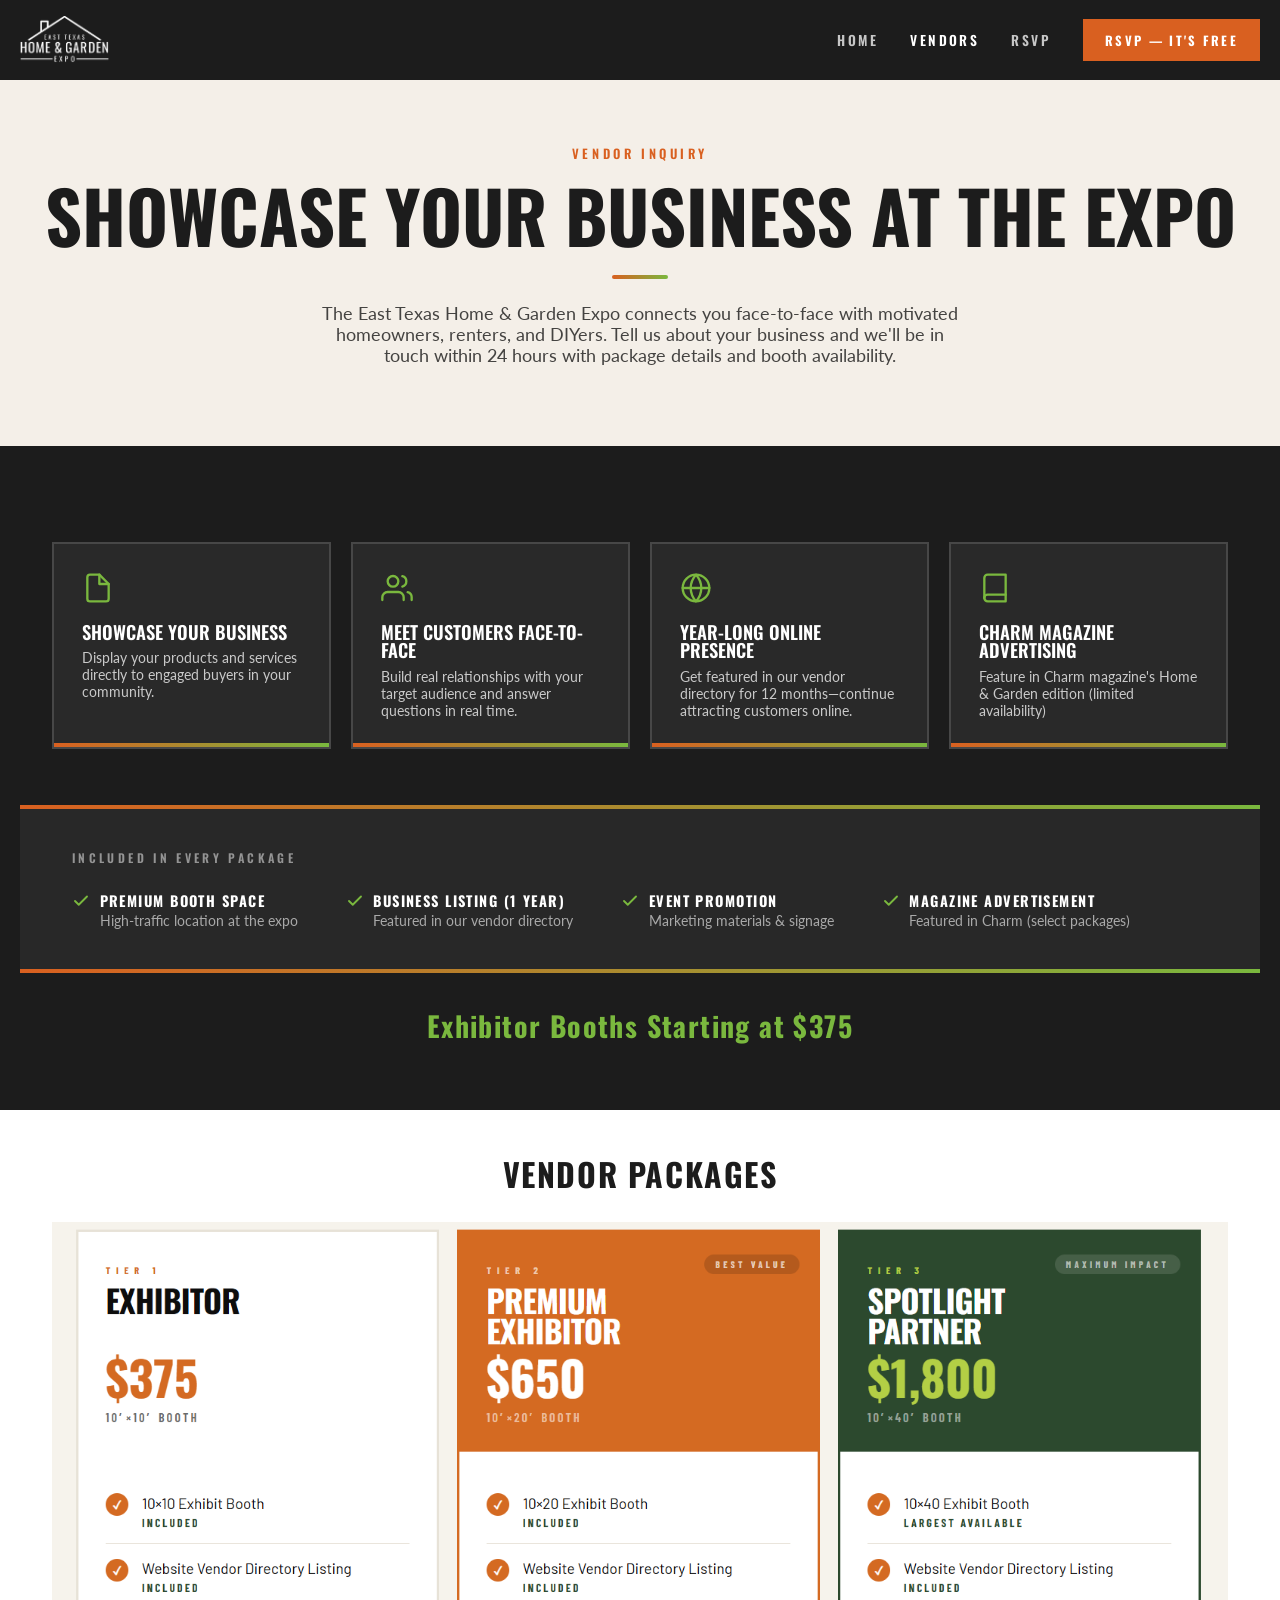
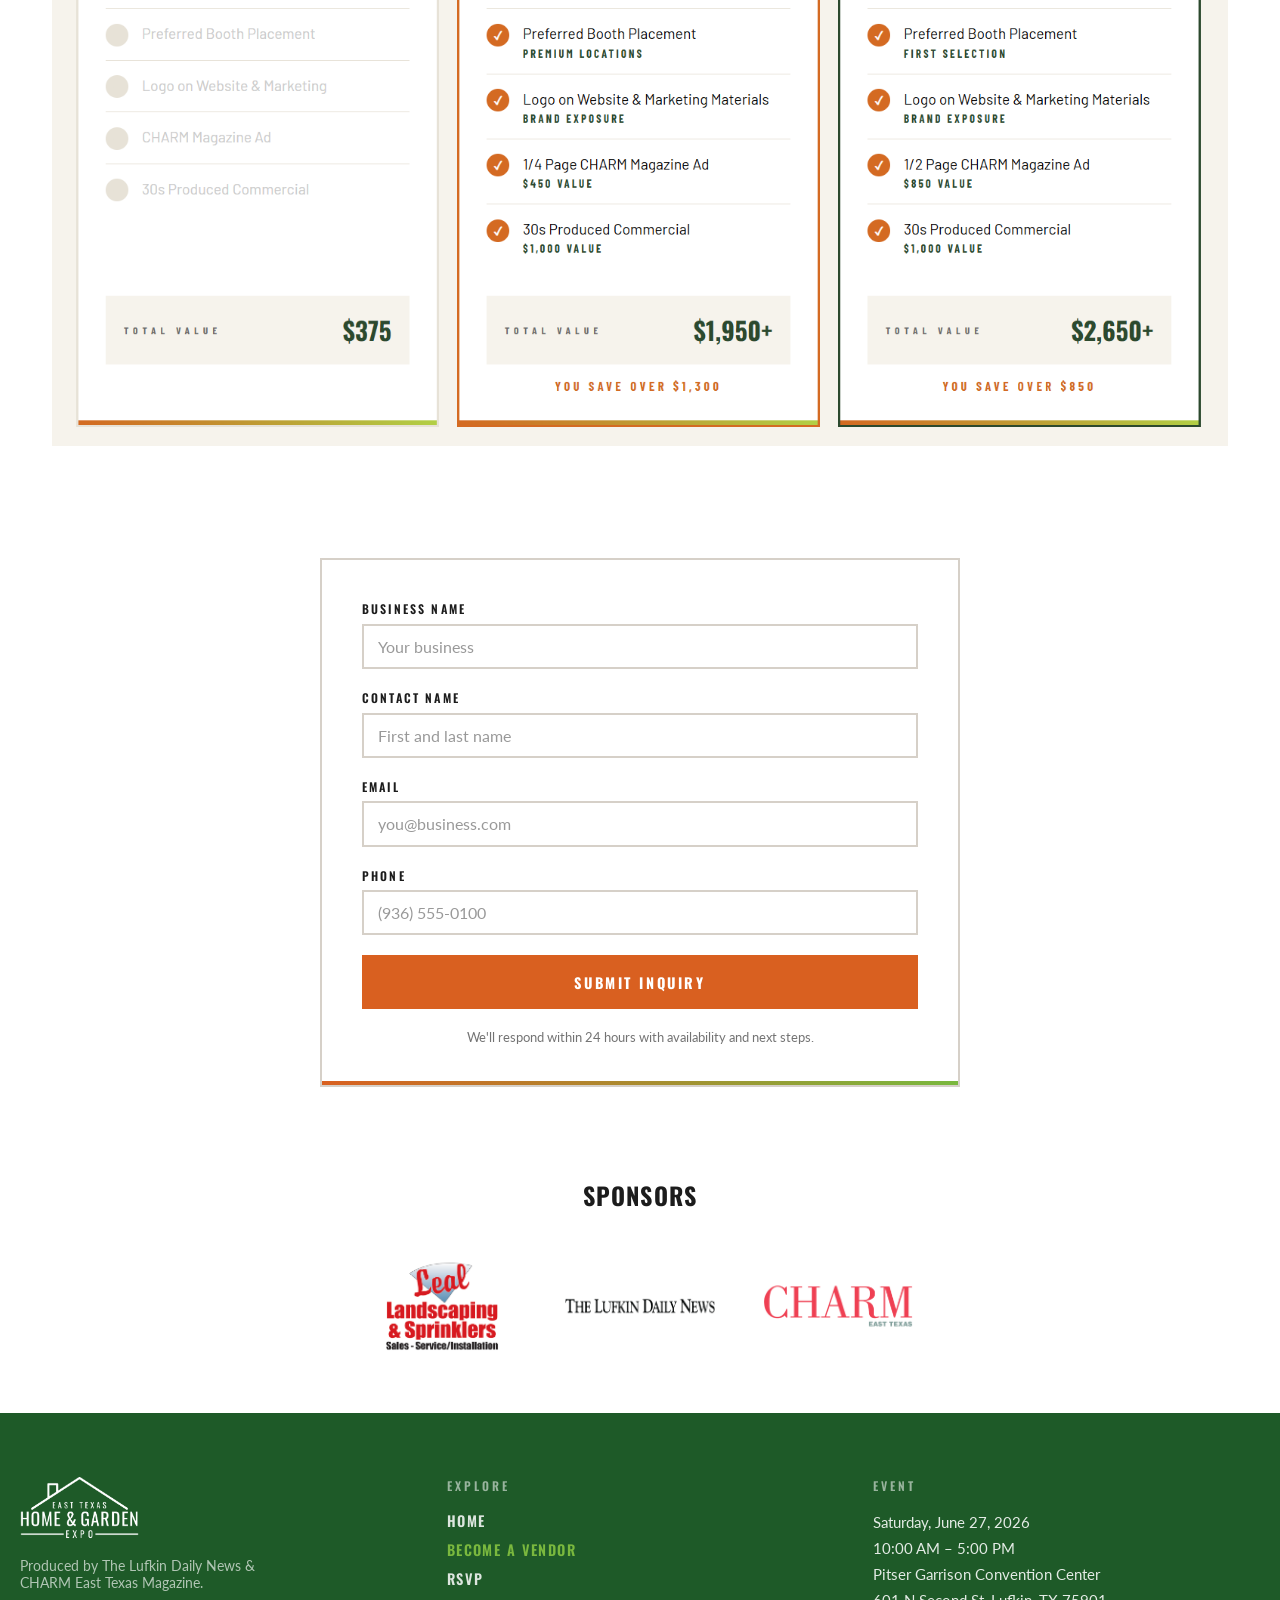
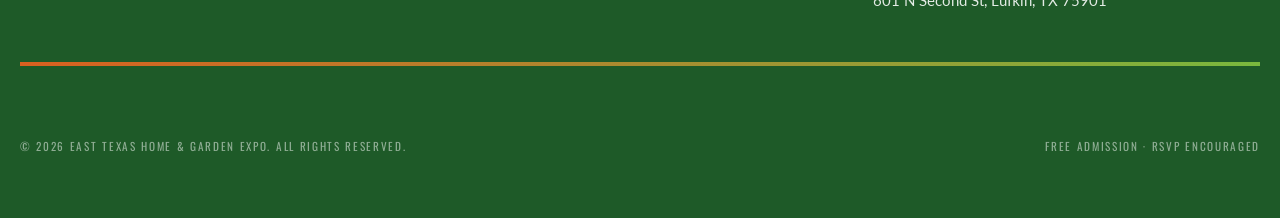
<file: vendors.html>
<!DOCTYPE html>
<html lang="en">
<head>
  <meta charset="utf-8"/>
  <meta name="viewport" content="width=device-width, initial-scale=1"/>
  <title>Become A Vendor — East Texas Home &amp; Garden Expo</title>
  <meta name="description" content="Reserve your booth at the East Texas Home &amp; Garden Expo. Sponsorship packages from $250 to $2,500."/>
  <meta property="og:type" content="website"/>
  <meta property="og:title" content="Become A Vendor — East Texas Home &amp; Garden Expo"/>
  <meta property="og:description" content="Put your business in front of East Texas. Booth and sponsorship packages available."/>
  <meta name="twitter:card" content="summary_large_image"/>
  <link rel="stylesheet" href="assets/styles.css"/>
</head>
<body>

<!-- ══ HEADER ══ -->
<header class="site-header">
  <div class="header-inner">
    <a href="index.html" class="header-logo" aria-label="East Texas Home &amp; Garden Expo — Home">
      <img src="assets/logo-white.png" alt="East Texas Home &amp; Garden Expo"/>
    </a>
    <nav class="desktop-nav" aria-label="Main navigation">
      <a href="index.html" class="nav-link">Home</a>
      <a href="vendors.html" class="nav-link" aria-current="page">Vendors</a>
      <a href="rsvp.html" class="nav-link">RSVP</a>
      <a href="rsvp.html" class="btn-primary" style="padding:.6rem 1.25rem;font-size:.8rem;">RSVP — It's Free</a>
    </nav>
    <button class="menu-btn" aria-label="Open menu" aria-expanded="false" aria-controls="mobile-nav" onclick="toggleMenu(this)">
      <svg xmlns="https://www.w3.org/2000/svg" width="28" height="28" viewBox="0 0 24 24" fill="none" stroke="currentColor" stroke-width="2" stroke-linecap="round" stroke-linejoin="round" aria-hidden="true"><path d="M4 5h16"/><path d="M4 12h16"/><path d="M4 19h16"/></svg>
    </button>
  </div>
  <nav id="mobile-nav" class="mobile-nav" aria-label="Mobile navigation">
    <a href="index.html">Home</a>
    <a href="vendors.html" aria-current="page">Vendors</a>
    <a href="rsvp.html">RSVP</a>
    <a href="rsvp.html" style="color:#fff;background-color:var(--brand-orange);">RSVP — It's Free</a>
  </nav>
</header>

<!-- ══ PAGE HERO ══ -->
<section class="page-hero" aria-labelledby="page-heading">
  <span class="eyebrow">Vendor Inquiry</span>
  <h1 id="page-heading">Showcase Your Business At The Expo</h1>
  <div class="gradient-bar" style="margin:1.25rem auto 1.5rem;" aria-hidden="true"></div>
  <p>The East Texas Home &amp; Garden Expo connects you face-to-face with motivated homeowners, renters, and DIYers. Tell us about your business and we'll be in touch within 24 hours with package details and booth availability.</p>
</section>

<!-- ══ VENDOR BENEFITS ══ -->
<section class="vendor-section" style="padding-top:2rem;padding-bottom:1.5rem;" aria-labelledby="benefits-heading">
  <!-- Benefit cards — same pattern as home page -->
  <div class="container">
    <div class="feature-grid">
      <div class="feature-card" style="background:rgba(255,255,255,0.06);border-color:rgba(255,255,255,0.14);color:#fff;">
        <svg xmlns="https://www.w3.org/2000/svg" width="32" height="32" viewBox="0 0 24 24" fill="none" stroke="currentColor" stroke-width="1.75" stroke-linecap="round" stroke-linejoin="round" aria-hidden="true" style="color:var(--brand-lime)"><path d="M13 2H6a2 2 0 0 0-2 2v16a2 2 0 0 0 2 2h12a2 2 0 0 0 2-2V9z"/><polyline points="13 2 13 9 20 9"/></svg>
        <h3 style="color:#fff;">Showcase Your Business</h3>
        <p style="color:rgba(255,255,255,0.75);">Display your products and services directly to engaged buyers in your community.</p>
        <div class="gradient-bar-full" aria-hidden="true"></div>
      </div>
      <div class="feature-card" style="background:rgba(255,255,255,0.06);border-color:rgba(255,255,255,0.14);color:#fff;">
        <svg xmlns="https://www.w3.org/2000/svg" width="32" height="32" viewBox="0 0 24 24" fill="none" stroke="currentColor" stroke-width="1.75" stroke-linecap="round" stroke-linejoin="round" aria-hidden="true" style="color:var(--brand-lime)"><path d="M17 21v-2a4 4 0 0 0-4-4H5a4 4 0 0 0-4 4v2"/><circle cx="9" cy="7" r="4"/><path d="M23 21v-2a4 4 0 0 0-3-3.87"/><path d="M16 3.13a4 4 0 0 1 0 7.75"/></svg>
        <h3 style="color:#fff;">Meet Customers Face-to-Face</h3>
        <p style="color:rgba(255,255,255,0.75);">Build real relationships with your target audience and answer questions in real time.</p>
        <div class="gradient-bar-full" aria-hidden="true"></div>
      </div>
      <div class="feature-card" style="background:rgba(255,255,255,0.06);border-color:rgba(255,255,255,0.14);color:#fff;">
        <svg xmlns="https://www.w3.org/2000/svg" width="32" height="32" viewBox="0 0 24 24" fill="none" stroke="currentColor" stroke-width="1.75" stroke-linecap="round" stroke-linejoin="round" aria-hidden="true" style="color:var(--brand-lime)"><circle cx="12" cy="12" r="10"/><path d="M2 12h20"/><path d="M12 2a15.3 15.3 0 0 1 4 10 15.3 15.3 0 0 1-4 10 15.3 15.3 0 0 1-4-10 15.3 15.3 0 0 1 4-10z"/></svg>
        <h3 style="color:#fff;">Year-Long Online Presence</h3>
        <p style="color:rgba(255,255,255,0.75);">Get featured in our vendor directory for 12 months—continue attracting customers online.</p>
        <div class="gradient-bar-full" aria-hidden="true"></div>
      </div>
      <div class="feature-card" style="background:rgba(255,255,255,0.06);border-color:rgba(255,255,255,0.14);color:#fff;">
        <svg xmlns="https://www.w3.org/2000/svg" width="32" height="32" viewBox="0 0 24 24" fill="none" stroke="currentColor" stroke-width="1.75" stroke-linecap="round" stroke-linejoin="round" aria-hidden="true" style="color:var(--brand-lime)"><path d="M4 19.5A2.5 2.5 0 0 1 6.5 17H20"/><path d="M6.5 2H20v20H6.5A2.5 2.5 0 0 1 4 19.5v-15A2.5 2.5 0 0 1 6.5 2z"/></svg>
        <h3 style="color:#fff;">Charm Magazine Advertising</h3>
        <p style="color:rgba(255,255,255,0.75);">Feature in Charm magazine's Home &amp; Garden edition (limited availability)</p>
        <div class="gradient-bar-full" aria-hidden="true"></div>
      </div>
    </div>
  </div>

  <!-- Included strip -->
  <div class="gradient-bar-full" style="margin:3.5rem 0 0;" aria-hidden="true"></div>
  <div style="background:rgba(255,255,255,0.05);padding:2.5rem 1.25rem;">
    <div class="container">
      <p style="font-family:var(--font-condensed);font-size:0.75rem;font-weight:600;text-transform:uppercase;letter-spacing:0.28em;color:rgba(255,255,255,0.5);margin:0 0 1.5rem;">Included in Every Package</p>
      <div style="display:flex;flex-wrap:wrap;gap:1.25rem 3rem;align-items:flex-start;">
        <div style="display:flex;align-items:flex-start;gap:0.6rem;">
          <svg xmlns="https://www.w3.org/2000/svg" width="18" height="18" viewBox="0 0 24 24" fill="none" stroke="currentColor" stroke-width="2.5" stroke-linecap="round" stroke-linejoin="round" aria-hidden="true" style="color:var(--brand-lime);margin-top:2px;flex-shrink:0;"><path d="M20 6 9 17l-5-5"/></svg>
          <div>
            <div style="font-family:var(--font-condensed);font-size:0.9rem;font-weight:700;text-transform:uppercase;letter-spacing:0.1em;color:#fff;">Premium Booth Space</div>
            <div style="font-family:var(--font-body);font-size:0.85rem;color:rgba(255,255,255,0.6);margin-top:2px;">High-traffic location at the expo</div>
          </div>
        </div>
        <div style="display:flex;align-items:flex-start;gap:0.6rem;">
          <svg xmlns="https://www.w3.org/2000/svg" width="18" height="18" viewBox="0 0 24 24" fill="none" stroke="currentColor" stroke-width="2.5" stroke-linecap="round" stroke-linejoin="round" aria-hidden="true" style="color:var(--brand-lime);margin-top:2px;flex-shrink:0;"><path d="M20 6 9 17l-5-5"/></svg>
          <div>
            <div style="font-family:var(--font-condensed);font-size:0.9rem;font-weight:700;text-transform:uppercase;letter-spacing:0.1em;color:#fff;">Business Listing (1 Year)</div>
            <div style="font-family:var(--font-body);font-size:0.85rem;color:rgba(255,255,255,0.6);margin-top:2px;">Featured in our vendor directory</div>
          </div>
        </div>
        <div style="display:flex;align-items:flex-start;gap:0.6rem;">
          <svg xmlns="https://www.w3.org/2000/svg" width="18" height="18" viewBox="0 0 24 24" fill="none" stroke="currentColor" stroke-width="2.5" stroke-linecap="round" stroke-linejoin="round" aria-hidden="true" style="color:var(--brand-lime);margin-top:2px;flex-shrink:0;"><path d="M20 6 9 17l-5-5"/></svg>
          <div>
            <div style="font-family:var(--font-condensed);font-size:0.9rem;font-weight:700;text-transform:uppercase;letter-spacing:0.1em;color:#fff;">Event Promotion</div>
            <div style="font-family:var(--font-body);font-size:0.85rem;color:rgba(255,255,255,0.6);margin-top:2px;">Marketing materials &amp; signage</div>
          </div>
        </div>
        <div style="display:flex;align-items:flex-start;gap:0.6rem;">
          <svg xmlns="https://www.w3.org/2000/svg" width="18" height="18" viewBox="0 0 24 24" fill="none" stroke="currentColor" stroke-width="2.5" stroke-linecap="round" stroke-linejoin="round" aria-hidden="true" style="color:var(--brand-lime);margin-top:2px;flex-shrink:0;"><path d="M20 6 9 17l-5-5"/></svg>
          <div>
            <div style="font-family:var(--font-condensed);font-size:0.9rem;font-weight:700;text-transform:uppercase;letter-spacing:0.1em;color:#fff;">Magazine Advertisement</div>
            <div style="font-family:var(--font-body);font-size:0.85rem;color:rgba(255,255,255,0.6);margin-top:2px;">Featured in Charm (select packages)</div>
          </div>
        </div>
      </div>
    </div>
  </div>
  <div class="gradient-bar-full" aria-hidden="true"></div>

  <!-- Pricing -->
  <div class="container" style="text-align:center;padding-top:2rem;padding-bottom:1.5rem;">
    <p style="font-family:var(--font-condensed);font-size:clamp(1.25rem,2.5vw,1.75rem);font-weight:700;color:var(--brand-lime);margin:0 0 1rem;letter-spacing:0.05em;">Exhibitor Booths Starting at $375</p>
  </div>
</section>

<!-- ══ VENDOR PACKAGES ══ -->
<section style="padding:3rem 1.25rem;background:#fff;">
  <div class="container" style="text-align:center;">
    <h2 style="font-family:var(--font-condensed);font-size:clamp(1.5rem,3vw,2rem);font-weight:700;text-transform:uppercase;color:var(--brand-ink);margin:0 0 2rem;letter-spacing:0.05em;">Vendor Packages</h2>
    <img src="assets/vendor-packages.png" alt="Vendor Pricing Packages - Exhibitor, Premium Exhibitor, Spotlight Partner" style="max-width:100%;height:auto;"/>
  </div>
</section>

<!-- ══ VENDOR FORM ══ -->
<section class="form-section" aria-labelledby="form-heading">
  <h2 id="form-heading" class="visually-hidden">Vendor Inquiry Form</h2>

  <!--
    FORM SETUP — Formspree (free):
    1. Go to https://formspree.io and create a free account
    2. Create a new form, copy your form ID (e.g. "xpwzabcd")
    3. Replace YOUR_VENDOR_FORM_ID below with that ID
    That's it — submissions will be emailed to you.
  -->
  <form
    id="vendor-form"
    action="https://script.google.com/macros/s/AKfycbzn5B-h0FCMzSZJNqpqguNTU_ZHItyGoKZ1IMjoHLikCX1_KJQREuT2D1mlHm0ZD-VG/exec"
    method="POST"
    class="form-card"
    onsubmit="handleSubmit(event, 'vendor-form', 'vendor-success')"
  >
    <input type="hidden" name="form_type" value="vendor"/>
    <div class="space-y">
      <div>
        <label class="field-label" for="biz-name">Business Name</label>
        <input id="biz-name" name="business_name" required class="field-input" placeholder="Your business"/>
      </div>
      <div>
        <label class="field-label" for="contact-name">Contact Name</label>
        <input id="contact-name" name="contact_name" required class="field-input" placeholder="First and last name"/>
      </div>
      <div>
        <label class="field-label" for="email">Email</label>
        <input id="email" name="email" required type="email" class="field-input" placeholder="you@business.com"/>
      </div>
      <div>
        <label class="field-label" for="phone">Phone</label>
        <input id="phone" name="phone" required type="tel" class="field-input" placeholder="(936) 555-0100"/>
      </div>
      <button type="submit" class="btn-primary" style="width:100%;justify-content:center;text-align:center;">Submit Inquiry</button>
      <p class="form-note">We'll respond within 24 hours with availability and next steps.</p>
    </div>
    <div class="gradient-bar-full" aria-hidden="true"></div>
  </form>

  <!-- Success message (shown after submit) -->
  <div id="vendor-success" class="form-success" style="max-width:640px;margin:0 auto;" role="alert">
    <svg xmlns="https://www.w3.org/2000/svg" width="48" height="48" viewBox="0 0 24 24" fill="none" stroke="currentColor" stroke-width="1.75" stroke-linecap="round" stroke-linejoin="round" aria-hidden="true" style="color:var(--brand-green);margin:0 auto 1rem;"><circle cx="12" cy="12" r="10"/><path d="m9 12 2 2 4-4"/></svg>
    <h3>Inquiry Received!</h3>
    <p>Thanks for your interest in the East Texas Home &amp; Garden Expo. We'll be in touch within 24 hours with package details and booth availability.</p>
  </div>
</section>

<!-- ══ SPONSORS ══ -->
<section class="sponsors-section" style="background:#fff;padding:2rem 1.25rem;text-align:center;">
  <div class="container">
    <h2 style="font-family:var(--font-condensed);font-size:clamp(1.1rem,2vw,1.5rem);font-weight:700;text-transform:uppercase;color:var(--brand-ink);margin:0 0 1.5rem;letter-spacing:0.05em;">Sponsors</h2>
    <div style="display:flex;justify-content:center;align-items:center;gap:3rem;flex-wrap:wrap;">
      <a href="https://leallandscapingandsprinklers.com/" target="_blank" rel="noopener noreferrer" style="display:inline-block;">
        <img src="assets/sponsor-leal.png" alt="Leal Landscaping &amp; Sprinklers" style="width:150px;height:150px;object-fit:contain;"/>
      </a>
      <a href="https://lufkindailynews.com/" target="_blank" rel="noopener noreferrer" style="display:inline-block;">
        <img src="assets/sponsor-lufkin-daily-news.png" alt="The Lufkin Daily News" style="width:150px;height:150px;object-fit:contain;"/>
      </a>
      <a href="https://lufkindailynews.com/charm/" target="_blank" rel="noopener noreferrer" style="display:inline-block;">
        <img src="assets/sponsor-charm.png" alt="CHARM East Texas Magazine" style="width:150px;height:150px;object-fit:contain;"/>
      </a>
    </div>
  </div>
</section>

<!-- ══ FOOTER ══ -->
<footer class="site-footer">
  <div class="footer-inner">
    <div class="footer-grid">
      <div>
        <img src="assets/logo-white.png" alt="East Texas Home &amp; Garden Expo" class="footer-logo"/>
        <p class="footer-tagline">Produced by The Lufkin Daily News &amp; CHARM East Texas Magazine.</p>
      </div>
      <div>
        <div class="footer-col-label">Explore</div>
        <ul class="footer-nav">
          <li><a href="index.html">Home</a></li>
          <li><a href="vendors.html" aria-current="page">Become a Vendor</a></li>
          <li><a href="rsvp.html">RSVP</a></li>
        </ul>
      </div>
      <div>
        <div class="footer-col-label">Event</div>
        <p class="footer-event">Saturday, June 27, 2026<br/>10:00 AM – 5:00 PM<br/>Pitser Garrison Convention Center<br/>601 N Second St, Lufkin, TX 75901</p>
      </div>
    </div>
    <div class="gradient-bar-full" style="margin-top:3rem;margin-bottom:1.5rem;" aria-hidden="true"></div>
    <div class="footer-bottom">
      <div>© 2026 East Texas Home &amp; Garden Expo. All rights reserved.</div>
      <div>Free admission · RSVP encouraged</div>
    </div>
  </div>
</footer>

<script>
  function toggleMenu(btn) {
    var nav = document.getElementById('mobile-nav');
    var open = nav.classList.toggle('open');
    btn.setAttribute('aria-expanded', open);
  }

  function handleSubmit(e, formId, successId) {
    var form = document.getElementById(formId);
    var successEl = document.getElementById(successId);
    e.preventDefault();
    fetch(form.action, {
      method: 'POST',
      body: new FormData(form)
    }).then(function() {
      form.style.display = 'none';
      successEl.classList.add('show');
    }).catch(function() {
      // Google Apps Script redirects cause a CORS error in fetch even on success —
      // the data still lands in the sheet, so we show the success state here too.
      form.style.display = 'none';
      successEl.classList.add('show');
    });
  }
</script>
</body>
</html>
</file>
<file: assets/styles.css>
/* =============================================
   East Texas Home & Garden Expo — Custom Styles
   ============================================= */

@import url('https://fonts.googleapis.com/css2?family=Oswald:wght@400;500;600;700&family=Lato:wght@400;600;700&display=swap');

/* ── Brand tokens ── */
:root {
  --brand-ink:    #1c1c1c;
  --brand-orange: #d96020;
  --brand-green:  #1e5a28;
  --brand-lime:   #7ab83e;
  --brand-stone:  #d6d0c8;
  --brand-cream:  #f4efe8;
  --font-condensed: 'Oswald', 'Barlow Condensed', Arial Narrow, sans-serif;
  --font-body:      'Lato', system-ui, sans-serif;
}

/* ── Visually hidden (screen-reader only) ── */
.visually-hidden {
  position: absolute;
  width: 1px; height: 1px;
  padding: 0; margin: -1px;
  overflow: hidden;
  clip: rect(0,0,0,0);
  white-space: nowrap;
  border: 0;
}

/* ── Base ── */
*, *::before, *::after { box-sizing: border-box; }
html { scroll-behavior: smooth; }
body { margin: 0; font-family: var(--font-body); color: var(--brand-ink); background: #fff; }
img { max-width: 100%; display: block; }
a { color: inherit; text-decoration: none; }
select { background-image: url("data:image/svg+xml,%3Csvg xmlns='http://www.w3.org/2000/svg' width='16' height='16' viewBox='0 0 24 24' fill='none' stroke='%231c1c1c' stroke-width='2'%3E%3Cpath d='M6 9l6 6 6-6'/%3E%3C/svg%3E"); background-repeat: no-repeat; background-position: right 0.75rem center; padding-right: 2.5rem !important; }

/* ── Buttons ── */
.btn-primary {
  display: inline-block;
  background-color: var(--brand-orange);
  color: #fff;
  font-family: var(--font-condensed);
  font-weight: 700;
  font-size: 0.9rem;
  text-transform: uppercase;
  letter-spacing: 0.18em;
  padding: 0.9rem 1.75rem;
  border: 2px solid var(--brand-orange);
  cursor: pointer;
  transition: background-color 0.2s, border-color 0.2s;
  white-space: nowrap;
}
.btn-primary:hover { background-color: #b84e14; border-color: #b84e14; }

.btn-secondary {
  display: inline-block;
  background-color: transparent;
  color: var(--brand-ink);
  border: 2px solid var(--brand-ink);
  font-family: var(--font-condensed);
  font-weight: 700;
  font-size: 0.9rem;
  text-transform: uppercase;
  letter-spacing: 0.18em;
  padding: 0.9rem 1.75rem;
  cursor: pointer;
  transition: background-color 0.2s, color 0.2s;
  white-space: nowrap;
}
.btn-secondary:hover { background-color: var(--brand-ink); color: #fff; }

.btn-secondary-light {
  display: inline-block;
  background-color: transparent;
  color: #fff;
  border: 2px solid #fff;
  font-family: var(--font-condensed);
  font-weight: 700;
  font-size: 0.9rem;
  text-transform: uppercase;
  letter-spacing: 0.18em;
  padding: 0.9rem 1.75rem;
  cursor: pointer;
  transition: background-color 0.2s, color 0.2s;
  white-space: nowrap;
}
.btn-secondary-light:hover { background-color: #fff; color: var(--brand-orange); }

/* ── Eyebrow label ── */
.eyebrow {
  font-family: var(--font-condensed);
  font-weight: 600;
  font-size: 0.8rem;
  text-transform: uppercase;
  letter-spacing: 0.28em;
  color: var(--brand-orange);
  display: block;
}

/* ── Gradient bars ── */
.gradient-bar {
  height: 4px;
  width: 56px;
  background: linear-gradient(90deg, var(--brand-orange) 0%, var(--brand-lime) 100%);
  border-radius: 2px;
}
.gradient-bar-full {
  height: 4px;
  width: 100%;
  background: linear-gradient(90deg, var(--brand-orange) 0%, var(--brand-lime) 100%);
}

/* ── Form fields ── */
.field-label {
  display: block;
  font-family: var(--font-condensed);
  font-weight: 600;
  font-size: 0.75rem;
  text-transform: uppercase;
  letter-spacing: 0.18em;
  margin-bottom: 0.4rem;
  color: var(--brand-ink);
}
.field-input {
  display: block;
  width: 100%;
  padding: 0.7rem 0.875rem;
  border: 2px solid var(--brand-stone);
  background: #fff;
  font-size: 1rem;
  font-family: var(--font-body);
  color: var(--brand-ink);
  transition: border-color 0.2s;
  -webkit-appearance: none;
  appearance: none;
  border-radius: 0;
}
.field-input:focus { outline: none; border-color: var(--brand-orange); }
.field-input::placeholder { color: #999; }

/* ── Header / Nav ── */
.site-header {
  background-color: var(--brand-ink);
  color: #fff;
  position: sticky;
  top: 0;
  z-index: 100;
}
.header-inner {
  max-width: 1280px;
  margin: 0 auto;
  padding: 0 1.25rem;
  display: flex;
  align-items: center;
  justify-content: space-between;
  height: 5rem;
}
.header-logo img { height: 3rem; width: auto; }
.desktop-nav {
  display: none;
  align-items: center;
  gap: 2rem;
}
.nav-link {
  font-family: var(--font-condensed);
  font-weight: 600;
  font-size: 0.85rem;
  text-transform: uppercase;
  letter-spacing: 0.18em;
  color: rgba(255,255,255,0.75);
  transition: color 0.2s;
}
.nav-link:hover, .nav-link[aria-current="page"] { color: #fff; }
.menu-btn {
  background: none; border: none; cursor: pointer;
  color: #fff; padding: 0.25rem; display: flex;
}

/* Mobile nav */
.mobile-nav {
  display: none;
  flex-direction: column;
  gap: 0;
  background-color: var(--brand-ink);
  border-top: 1px solid rgba(255,255,255,0.1);
}
.mobile-nav.open { display: flex; }
.mobile-nav a {
  padding: 1rem 1.25rem;
  font-family: var(--font-condensed);
  font-weight: 600;
  font-size: 1rem;
  text-transform: uppercase;
  letter-spacing: 0.18em;
  color: rgba(255,255,255,0.8);
  border-bottom: 1px solid rgba(255,255,255,0.08);
  transition: color 0.2s, background-color 0.2s;
}
.mobile-nav a:hover, .mobile-nav a[aria-current="page"] { color: #fff; background-color: rgba(255,255,255,0.06); }

/* ── Layout helpers ── */
.container { max-width: 1280px; margin: 0 auto; padding: 0 1.25rem; }
.container-md { max-width: 960px; margin: 0 auto; padding: 0 1.25rem; }
.container-sm { max-width: 672px; margin: 0 auto; padding: 0 1.25rem; }

/* ── Hero section ── */
.hero-section {
  position: relative;
  overflow: hidden;
  background: #fff;
  text-align: center;
}
.hero-bg {
  position: absolute;
  inset: 0;
  opacity: 0.15;
  background: linear-gradient(135deg, #e8d8b0 0%, #c8dfc0 50%, #d0e8b8 100%);
}
.hero-overlay {
  position: absolute;
  inset: 0;
  background: linear-gradient(to bottom, #fff 0%, rgba(255,255,255,0.4) 50%, #fff 100%);
}
.hero-inner {
  position: relative;
  max-width: 960px;
  margin: 0 auto;
  padding: 4rem 1.25rem 5rem;
}
.hero-logo {
  height: 8rem;
  width: auto;
  margin: 0 auto 2rem;
}
.hero-date {
  font-family: var(--font-condensed);
  font-size: 1.5rem;
  font-weight: 600;
  letter-spacing: 0.15em;
  text-transform: uppercase;
  color: var(--brand-orange);
  margin-bottom: 1rem;
}
.hero-headline {
  font-family: var(--font-condensed);
  font-size: clamp(2.5rem, 7vw, 5rem);
  font-weight: 700;
  line-height: 0.95;
  margin-bottom: 1.5rem;
  text-transform: uppercase;
}
.hero-headline .accent { color: var(--brand-orange); }
.hero-ctas {
  display: flex;
  flex-wrap: wrap;
  gap: 1rem;
  justify-content: center;
  margin-bottom: 3rem;
}
.hero-meta {
  display: flex;
  flex-wrap: wrap;
  justify-content: center;
  gap: 1.5rem 2.5rem;
}
.hero-meta-item {
  display: flex;
  align-items: center;
  gap: 0.5rem;
  font-family: var(--font-condensed);
  font-size: 0.85rem;
  font-weight: 600;
  letter-spacing: 0.15em;
  text-transform: uppercase;
}
.hero-meta-item svg { color: var(--brand-orange); flex-shrink: 0; }

/* ── Stats bar ── */
.stats-bar {
  background-color: var(--brand-green);
  color: #fff;
}
.stats-grid {
  display: grid;
  grid-template-columns: repeat(2, 1fr);
  gap: 2rem;
  max-width: 1280px;
  margin: 0 auto;
  padding: 2.5rem 1.25rem;
  text-align: center;
}
.stat-item {
  display: flex;
  flex-direction: column;
  align-items: center;
  gap: 0.5rem;
}
.stat-item svg { color: var(--brand-lime); }
.stat-label {
  font-family: var(--font-condensed);
  font-size: 0.75rem;
  font-weight: 600;
  letter-spacing: 0.2em;
  text-transform: uppercase;
  color: rgba(255,255,255,0.8);
}

/* ── About section ── */
.about-section { background: #fff; padding: 5rem 1.25rem; }
.about-inner { max-width: 1152px; margin: 0 auto; }
.about-text { max-width: 768px; }
.about-body { font-family: var(--font-body); font-size: 1.1rem; line-height: 1.75; color: rgba(0,0,0,0.72); }
.about-body p + p { margin-top: 1.25rem; }
.about-highlight { font-size: 1.2rem; font-weight: 700; color: var(--brand-green); margin-top: 1.25rem; }
.feature-grid {
  display: grid;
  grid-template-columns: 1fr;
  gap: 1.25rem;
  margin-top: 4rem;
}
.feature-card {
  position: relative;
  background: #fff;
  border: 2px solid var(--brand-stone);
  padding: 1.75rem;
  transition: transform 0.2s;
  overflow: hidden;
}
.feature-card:hover { transform: translateY(-4px); }
.feature-card h3 { font-family: var(--font-condensed); font-size: 1.15rem; font-weight: 600; margin: 1rem 0 0.5rem; }
.feature-card p { font-family: var(--font-body); font-size: 0.9rem; color: rgba(0,0,0,0.68); margin: 0; }
.feature-card .gradient-bar-full { position: absolute; bottom: 0; left: 0; }

/* ── CTA orange band ── */
.cta-band {
  background-color: var(--brand-orange);
  color: #fff;
  padding: 5rem 1.25rem;
  text-align: center;
}
.cta-band .eyebrow { color: rgba(255,255,255,0.75); margin-bottom: 1rem; }
.cta-band h2 { font-family: var(--font-condensed); font-size: clamp(2.5rem, 6vw, 4.5rem); font-weight: 700; text-transform: uppercase; margin-bottom: 1.25rem; }
.cta-band p { font-family: var(--font-body); font-size: 1.1rem; color: rgba(255,255,255,0.9); max-width: 640px; margin: 0 auto 2.5rem; }

/* ── Vendor section ── */
.vendor-section {
  background-color: var(--brand-ink);
  color: #fff;
  padding: 5rem 1.25rem;
}
.vendor-section .eyebrow { color: var(--brand-orange); margin-bottom: 1rem; }
.vendor-section h2 { font-family: var(--font-condensed); font-size: clamp(2rem, 5vw, 3.5rem); font-weight: 700; text-transform: uppercase; margin-bottom: 1rem; }


/* ── Venue section ── */
.venue-section { background: #fff; padding: 5rem 1.25rem; }
.venue-grid {
  display: grid;
  gap: 3rem;
  max-width: 1280px;
  margin: 0 auto;
}
.venue-details { font-family: var(--font-body); }
.venue-detail-row {
  display: flex;
  align-items: flex-start;
  gap: 1rem;
  margin-bottom: 1.5rem;
}
.venue-detail-row svg { color: var(--brand-orange); margin-top: 2px; flex-shrink: 0; }
.detail-label {
  font-family: var(--font-condensed);
  font-size: 0.7rem;
  font-weight: 700;
  text-transform: uppercase;
  letter-spacing: 0.2em;
  margin-bottom: 0.25rem;
}
.detail-value { font-size: 1.05rem; line-height: 1.5; }
.map-frame {
  aspect-ratio: 4/3;
  border: 2px solid var(--brand-stone);
  overflow: hidden;
}
.map-frame iframe { width: 100%; height: 100%; border: 0; display: block; }

/* ── Page hero (inner pages) ── */
.page-hero {
  background-color: var(--brand-cream);
  padding: 4rem 1.25rem 5rem;
  text-align: center;
}
.page-hero .eyebrow { margin-bottom: 1rem; }
.page-hero h1 {
  font-family: var(--font-condensed);
  font-size: clamp(2.5rem, 7vw, 4.5rem);
  font-weight: 700;
  text-transform: uppercase;
  line-height: 1;
  margin-bottom: 1.5rem;
}
.page-hero p { font-family: var(--font-body); font-size: 1.1rem; color: rgba(0,0,0,0.72); max-width: 640px; margin: 0 auto; }
.page-hero-meta {
  display: flex;
  flex-wrap: wrap;
  justify-content: center;
  gap: 1.25rem 2rem;
  margin-top: 2rem;
}
.page-hero-meta-item {
  display: flex;
  align-items: center;
  gap: 0.5rem;
  font-family: var(--font-condensed);
  font-size: 0.8rem;
  font-weight: 600;
  letter-spacing: 0.15em;
  text-transform: uppercase;
}
.page-hero-meta-item svg { color: var(--brand-orange); }

/* ── Form section ── */
.form-section { background: #fff; padding: 4rem 1.25rem; }
.form-card {
  background: #fff;
  border: 2px solid var(--brand-stone);
  padding: 2rem;
  position: relative;
  max-width: 640px;
  margin: 0 auto;
}
.form-card .space-y > * + * { margin-top: 1.25rem; }
.form-card .gradient-bar-full { position: absolute; bottom: 0; left: 0; }
.form-note { font-family: var(--font-body); font-size: 0.8rem; color: rgba(0,0,0,0.55); text-align: center; margin-top: 0.75rem; }
.form-success {
  display: none;
  text-align: center;
  padding: 3rem 1.5rem;
}
.form-success.show { display: block; }
.form-success h3 { font-family: var(--font-condensed); font-size: 1.75rem; font-weight: 700; text-transform: uppercase; margin-bottom: 0.75rem; color: var(--brand-green); }
.form-success p { font-family: var(--font-body); color: rgba(0,0,0,0.7); }

/* ── Footer ── */
.site-footer {
  background-color: var(--brand-green);
  color: #fff;
}
.footer-inner {
  max-width: 1280px;
  margin: 0 auto;
  padding: 4rem 1.25rem;
}
.footer-grid {
  display: grid;
  gap: 2.5rem;
}
.footer-logo { height: 4rem; width: auto; margin-bottom: 1rem; }
.footer-tagline { font-family: var(--font-body); font-size: 0.875rem; color: rgba(255,255,255,0.65); max-width: 260px; }
.footer-col-label {
  font-family: var(--font-condensed);
  font-size: 0.75rem;
  font-weight: 600;
  text-transform: uppercase;
  letter-spacing: 0.25em;
  color: rgba(255,255,255,0.55);
  margin-bottom: 1rem;
}
.footer-nav { list-style: none; margin: 0; padding: 0; }
.footer-nav li { margin-bottom: 0.5rem; }
.footer-nav a {
  font-family: var(--font-condensed);
  font-weight: 600;
  font-size: 0.9rem;
  letter-spacing: 0.1em;
  text-transform: uppercase;
  color: rgba(255,255,255,0.85);
  transition: color 0.2s;
}
.footer-nav a:hover, .footer-nav a[aria-current="page"] { color: var(--brand-lime); }
.footer-event { font-family: var(--font-body); font-size: 0.95rem; color: rgba(255,255,255,0.88); line-height: 1.7; }
.footer-bottom {
  display: flex;
  flex-direction: column;
  gap: 0.5rem;
  margin-top: 3rem;
  padding-top: 1.5rem;
  font-family: var(--font-condensed);
  font-size: 0.7rem;
  letter-spacing: 0.15em;
  text-transform: uppercase;
  color: rgba(255,255,255,0.5);
}

/* ── Headings ── */
h1, h2, h3 { margin: 0; font-family: var(--font-condensed); text-transform: uppercase; font-weight: 700; line-height: 1; }
h2 { font-size: clamp(2rem, 4vw, 3.5rem); margin-bottom: 0.75rem; }
h3 { font-size: 1.15rem; }
p { margin: 0; }

/* =============================================
   Responsive
   ============================================= */
@media (min-width: 640px) {
  .hero-logo { height: 10rem; }
  .feature-grid { grid-template-columns: repeat(2, 1fr); }
  .footer-grid { grid-template-columns: repeat(2, 1fr); }
}

@media (min-width: 768px) {
  .hero-inner { padding: 6rem 2rem 7rem; }
  .stats-grid { grid-template-columns: repeat(4, 1fr); padding: 2.5rem 2rem; }
  .about-section { padding: 7rem 2rem; }
  .form-card { padding: 2.5rem; }
  .footer-grid { grid-template-columns: repeat(3, 1fr); }
  .footer-bottom { flex-direction: row; justify-content: space-between; }
}

@media (min-width: 1024px) {
  .desktop-nav { display: flex; }
  .menu-btn { display: none; }
  .hero-logo { height: 12rem; }
  .feature-grid { grid-template-columns: repeat(4, 1fr); }
  .venue-grid { grid-template-columns: repeat(2, 1fr); align-items: start; }
  .container { padding: 0 2rem; }
  .container-md { padding: 0 2rem; }
  .container-sm { padding: 0 2rem; }
}
</file>
